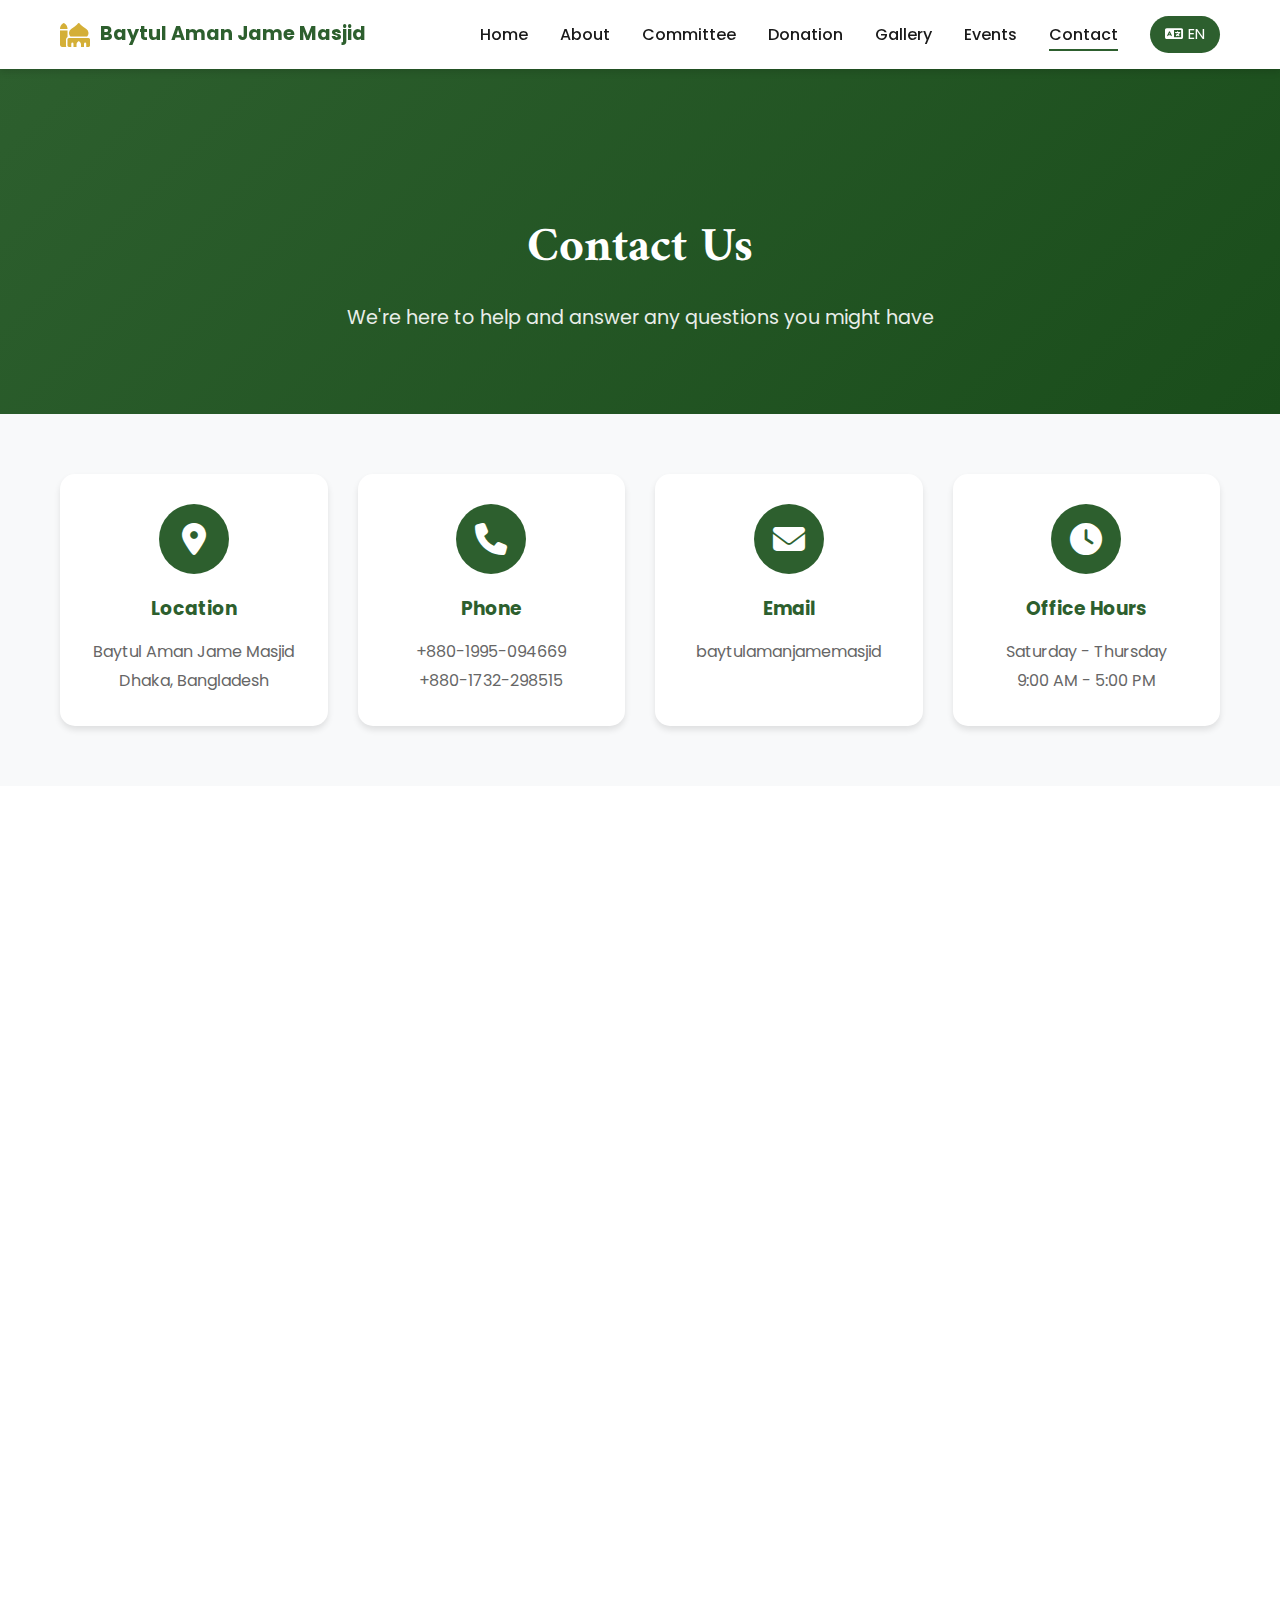
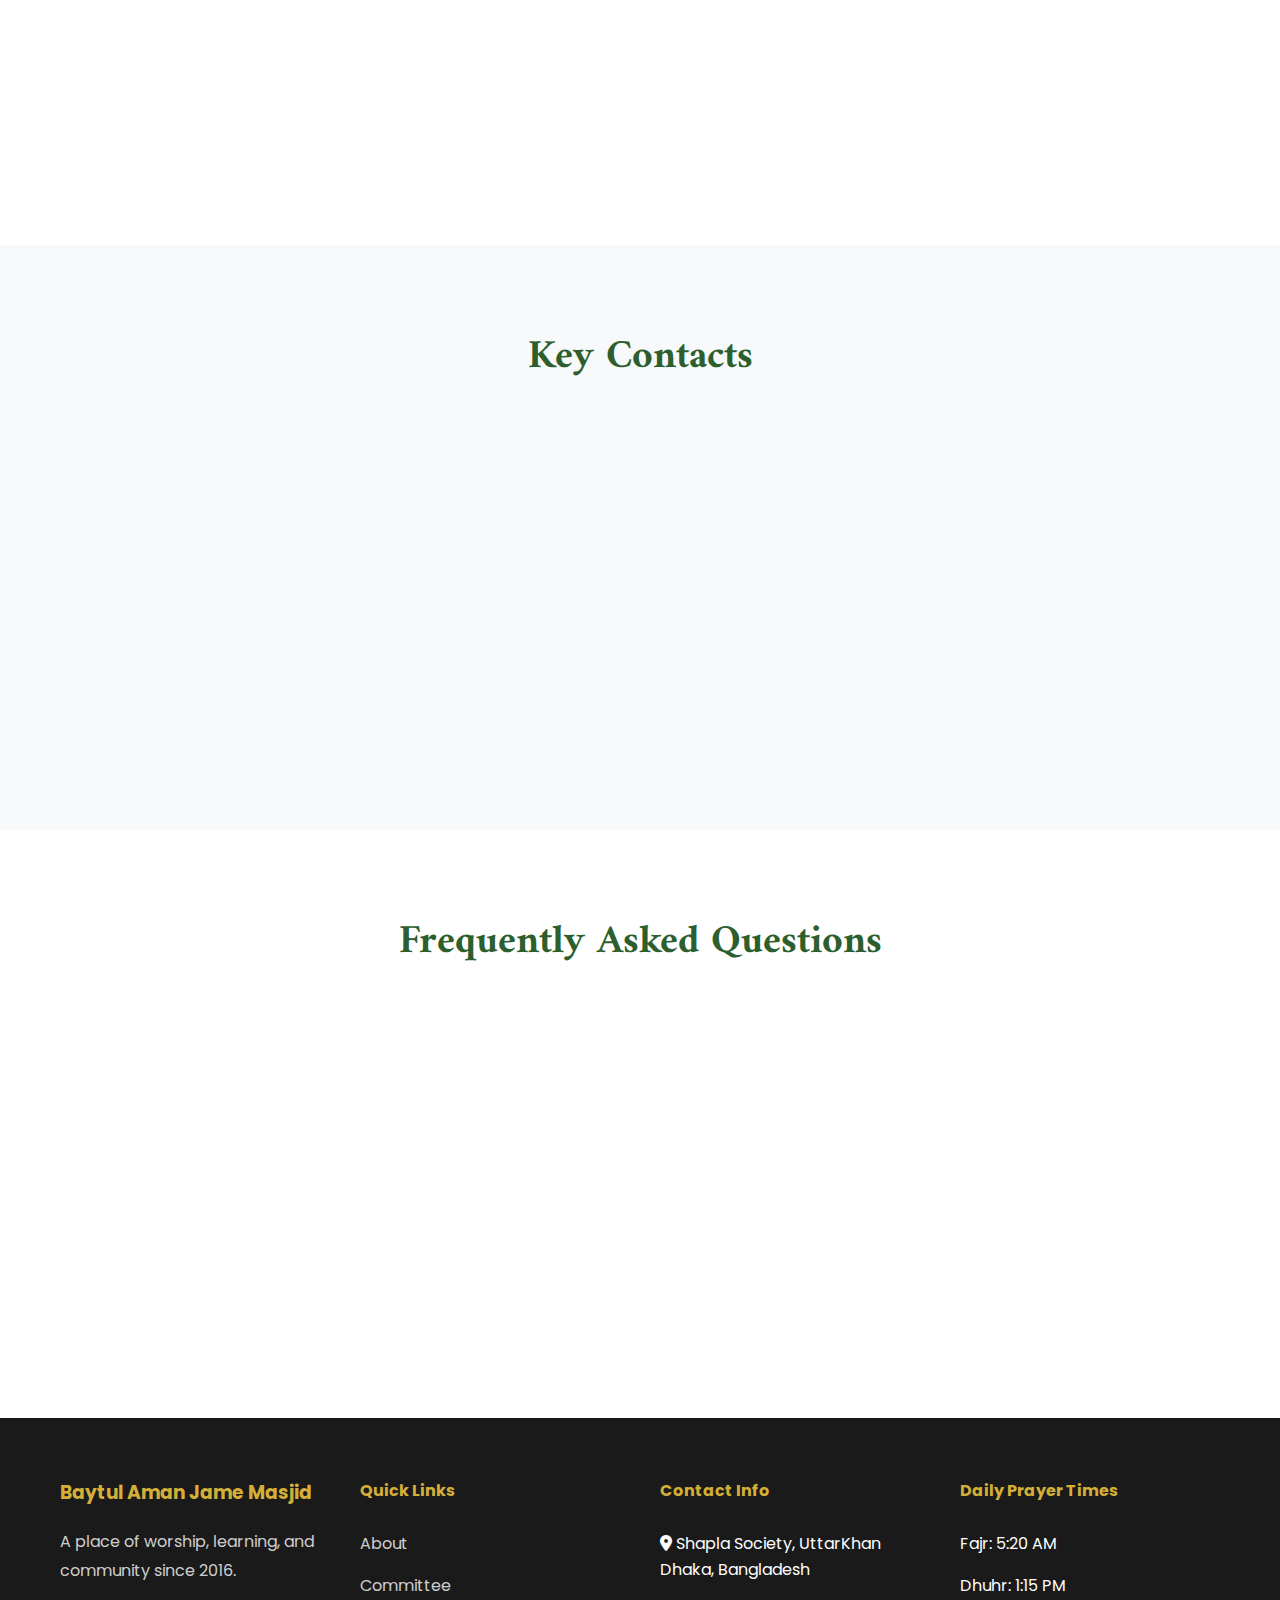
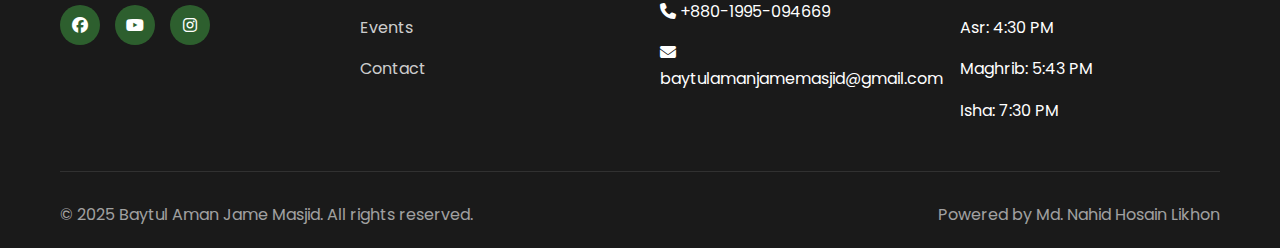
<file: contact.html>
<!DOCTYPE html>
<html lang="en">
<head>
    <meta charset="UTF-8">
    <meta name="viewport" content="width=device-width, initial-scale=1.0">
    <title>Contact - Baytul Aman Jame Masjid</title>
    <link rel="icon" href="data:image/svg+xml,<svg xmlns=%22http://www.w3.org/2000/svg%22 viewBox=%220 0 640 512%22><path fill=%22%232ecc71%22 d=%22M400 0c5 0 9.8 2.4 12.8 6.4c34.7 46.3 78.1 74.9 133.5 111.5c28.9 19.2 45.7 51.7 45.7 86.1V512H352V384c0-35.3-28.7-64-64-64s-64 28.7-64 64V512H48V204c0-34.4 16.7-66.9 45.7-86.1C149.1 81.5 192.5 52.9 227.2 6.4C230.2 2.4 235 0 240 0H400zM288 192c0-17.7-14.3-32-32-32s-32 14.3-32 32s14.3 32 32 32s32-14.3 32-32zm64 32c17.7 0 32-14.3 32-32s-14.3-32-32-32s-32 14.3-32 32s14.3 32 32 32zm96-32c0-17.7-14.3-32-32-32s-32 14.3-32 32s14.3 32 32 32s32-14.3 32-32z%22/></svg>">
    <link rel="stylesheet" href="style.css">
    <link rel="stylesheet" href="https://cdnjs.cloudflare.com/ajax/libs/font-awesome/6.4.0/css/all.min.css">
    <link href="https://fonts.googleapis.com/css2?family=Amiri:wght@400;700&family=Poppins:wght@300;400;600;700&display=swap" rel="stylesheet">
</head>
<body>
    <!-- Navigation -->
    <nav class="navbar" id="navbar">
        <div class="container">
            <div class="nav-brand">
                <i class="fas fa-mosque"></i>
                <span data-lang="siteName">Baytul Aman Jame Masjid</span>
            </div>
            <button class="nav-toggle" id="navToggle">
                <span></span>
                <span></span>
                <span></span>
            </button>
            <ul class="nav-menu" id="navMenu">
                <li><a href="index.html" data-lang="navHome">Home</a></li>
                <li><a href="about.html" data-lang="navAbout">About</a></li>
                <li><a href="committee.html" data-lang="navCommittee">Committee</a></li>
                <li><a href="donation.html" data-lang="navDonation">Donation</a></li>
                <li><a href="gallery.html" data-lang="navGallery">Gallery</a></li>
                <li><a href="events.html" data-lang="navEvents">Events</a></li>
                <li><a href="contact.html" class="active" data-lang="navContact">Contact</a></li>
                <li>
                    <button class="lang-toggle" id="langToggle">
                        <i class="fas fa-language"></i>
                        <span id="currentLang">EN</span>
                    </button>
                </li>
            </ul>
        </div>
    </nav>

    <!-- Page Header -->
    <section class="page-header">
        <div class="container">
            <h1 data-lang="contactPageTitle">Contact Us</h1>
            <p data-lang="contactPageSubtitle">We're here to help and answer any questions you might have</p>
        </div>
    </section>

    <!-- Contact Info Cards -->
    <section class="contact-info-section">
        <div class="container">
            <div class="contact-info-grid">
                <div class="contact-info-card fade-in">
                    <div class="contact-icon">
                        <i class="fas fa-map-marker-alt"></i>
                    </div>
                    <h3 data-lang="locationTitle">Location</h3>
                    <p data-lang="addressFull">Baytul Aman Jame Masjid<br>Dhaka, Bangladesh</p>
                </div>
                <div class="contact-info-card fade-in">
                    <div class="contact-icon">
                        <i class="fas fa-phone"></i>
                    </div>
                    <h3 data-lang="phoneTitle">Phone</h3>
                    <p>+880-1995-094669<br>+880-1732-298515</p>
                </div>
                <div class="contact-info-card fade-in">
                    <div class="contact-icon">
                        <i class="fas fa-envelope"></i>
                    </div>
                    <h3 data-lang="emailTitle">Email</h3>
                    <p>baytulamanjamemasjid</p>
                </div>
                <div class="contact-info-card fade-in">
                    <div class="contact-icon">
                        <i class="fas fa-clock"></i>
                    </div>
                    <h3 data-lang="hoursTitle">Office Hours</h3>
                    <p data-lang="officeHours">Friday - Thursday<br>9:00 AM - 5:00 PM</p>
                </div>
            </div>
        </div>
    </section>

    <!-- Contact Form and Map -->
    <section class="contact-section">
    <div class="container">
        <div class="contact-content">
            <div class="contact-form-wrapper fade-in">
                <h2 class="section-title" data-lang="sendMessageTitle">Send Us a Message</h2>
                <form 
                    class="contact-form" 
                    id="contactForm" 
                    action="https://formsubmit.co/baytulamanjamemasjid@gmail.com" 
                    method="POST"
                >
                    <!-- Replace your@email.com with your actual email address -->
                    <input type="hidden" name="_captcha" value="false">
                    <!-- Optional: Redirect to thank you page after submit -->
                    <input type="hidden" name="_next" value="https://likhon1998.github.io/Baytul_Aman_Jame_MAsjid/thank-you.html">
                    <div class="form-group">
                        <label for="name" data-lang="nameLabel">Your Name</label>
                        <input type="text" id="name" name="name" required data-lang-placeholder="namePlaceholder" placeholder="Enter your name">
                    </div>
                    <div class="form-group">
                        <label for="email" data-lang="emailLabel">Your Email</label>
                        <input type="email" id="email" name="email" required data-lang-placeholder="emailPlaceholder" placeholder="Enter your email">
                    </div>
                    <div class="form-group">
                        <label for="phone" data-lang="phoneLabel">Phone Number</label>
                        <input type="tel" id="phone" name="phone" data-lang-placeholder="phonePlaceholder" placeholder="Enter your phone number">
                    </div>
                    <div class="form-group">
                        <label for="subject" data-lang="subjectLabel">Subject</label>
                        <input type="text" id="subject" name="subject" required data-lang-placeholder="subjectPlaceholder" placeholder="Enter subject">
                    </div>
                    <div class="form-group">
                        <label for="message" data-lang="messageLabel">Message</label>
                        <textarea id="message" name="message" rows="5" required data-lang-placeholder="messagePlaceholder" placeholder="Enter your message"></textarea>
                    </div>
                    <button type="submit" class="btn btn-primary" data-lang="btnSendMessage">Send Message</button>
                </form>
            </div>
            
            <div class="map-wrapper fade-in">
                <h2 class="section-title" data-lang="findUsTitle">Find Us</h2>
                <div class="map-container">
                    <iframe 
                        src="https://www.google.com/maps/embed?pb=!1m18!1m12!1m3!1d233667.49930294718!2d90.25487590000001!3d23.810651!2m3!1f0!2f0!3f0!3m2!1i1024!2i768!4f13.1!3m3!1m2!1s0x3755b8b087026b81%3A0x8fa563bbdd5904c2!2sDhaka%2C%20Bangladesh!5e0!3m2!1sen!2s!4v1234567890123!5m2!1sen!2s" 
                        width="100%" 
                        height="400" 
                        style="border:0;" 
                        allowfullscreen="" 
                        loading="lazy" 
                        referrerpolicy="no-referrer-when-downgrade">
                    </iframe>
                </div>
                <a href="https://www.google.com/maps/place/Dhaka,+Bangladesh" target="_blank" class="btn btn-secondary" data-lang="btnDirections">Get Directions</a>
            </div>
        </div>
    </div>
</section>
    <!-- Key Contacts -->
    <section class="key-contacts-section">
        <div class="container">
            <h2 class="section-title" data-lang="keyContactsTitle">Key Contacts</h2>
            <div class="key-contacts-grid">
                <div class="key-contact-card fade-in">
                    <div class="contact-avatar">
                        <i class="fas fa-user-tie"></i>
                    </div>
                    <h3>Abdul Karim Ahmed</h3>
                    <p class="contact-role" data-lang="presidentRole">President</p>
                    <p class="contact-detail"><i class="fas fa-phone"></i> +880-XXX-XXXXXX</p>
                    <p class="contact-detail"><i class="fas fa-envelope"></i> president@baytulaman.org</p>
                </div>
                <div class="key-contact-card fade-in">
                    <div class="contact-avatar">
                        <i class="fas fa-user-tie"></i>
                    </div>
                    <h3>Hassan Mahmud</h3>
                    <p class="contact-role" data-lang="secretaryRole">General Secretary</p>
                    <p class="contact-detail"><i class="fas fa-phone"></i> +880-XXX-XXXXXX</p>
                    <p class="contact-detail"><i class="fas fa-envelope"></i> secretary@baytulaman.org</p>
                </div>
                <div class="key-contact-card fade-in">
                    <div class="contact-avatar">
                        <i class="fas fa-user-tie"></i>
                    </div>
                    <h3>Imam Muhammad Ali</h3>
                    <p class="contact-role" data-lang="imamRole">Chief Imam</p>
                    <p class="contact-detail"><i class="fas fa-phone"></i> +880-XXX-XXXXXX</p>
                    <p class="contact-detail"><i class="fas fa-envelope"></i> imam@baytulaman.org</p>
                </div>
            </div>
        </div>
    </section>

    <!-- FAQ Section -->
    <section class="faq-section">
        <div class="container">
            <h2 class="section-title" data-lang="faqTitle">Frequently Asked Questions</h2>
            <div class="faq-list">
                <div class="faq-item fade-in">
                    <button class="faq-question">
                        <span data-lang="faq1Question">What are the prayer times?</span>
                        <i class="fas fa-chevron-down"></i>
                    </button>
                    <div class="faq-answer">
                        <p data-lang="faq1Answer">Our daily prayer times are: Fajr at 5:00 AM, Dhuhr at 12:30 PM, Asr at 4:15 PM, Maghrib at 6:00 PM, and Isha at 7:30 PM. Jummah prayer is at 1:30 PM every Friday.</p>
                    </div>
                </div>
                <div class="faq-item fade-in">
                    <button class="faq-question">
                        <span data-lang="faq2Question">Do you offer Islamic classes?</span>
                        <i class="fas fa-chevron-down"></i>
                    </button>
                    <div class="faq-answer">
                        <p data-lang="faq2Answer">Yes, we offer Quran classes, Islamic studies, and Arabic language classes for all ages. Please contact us for registration details.</p>
                    </div>
                </div>
                <div class="faq-item fade-in">
                    <button class="faq-question">
                        <span data-lang="faq3Question">How can I donate to the masjid?</span>
                        <i class="fas fa-chevron-down"></i>
                    </button>
                    <div class="faq-answer">
                        <p data-lang="faq3Answer">You can donate through mobile banking (bKash, Nagad, Rocket), bank transfer, or in person at the masjid. Visit our Donation page for more details.</p>
                    </div>
                </div>
                <div class="faq-item fade-in">
                    <button class="faq-question">
                        <span data-lang="faq4Question">Can I book the masjid for events?</span>
                        <i class="fas fa-chevron-down"></i>
                    </button>
                    <div class="faq-answer">
                        <p data-lang="faq4Answer">Yes, our community hall is available for Islamic events, weddings, and programs. Please contact the office to check availability and make reservations.</p>
                    </div>
                </div>
            </div>
        </div>
    </section>

    <!-- Footer -->
    <footer class="footer">
        <div class="container">
            <div class="footer-grid">
                <div class="footer-col">
                    <h3 data-lang="siteName">Baytul Aman Jame Masjid</h3>
                    <p data-lang="footerAbout">A place of worship, learning, and community since 2016.</p>
                    <div class="social-links">
                        <a href="#" aria-label="Facebook"><i class="fab fa-facebook"></i></a>
                        <a href="#" aria-label="YouTube"><i class="fab fa-youtube"></i></a>
                        <a href="#" aria-label="Instagram"><i class="fab fa-instagram"></i></a>
                    </div>
                </div>
                <div class="footer-col">
                    <h4 data-lang="quickLinks">Quick Links</h4>
                    <ul>
                        <li><a href="about.html" data-lang="navAbout">About</a></li>
                        <li><a href="committee.html" data-lang="navCommittee">Committee</a></li>
                        <li><a href="events.html" data-lang="navEvents">Events</a></li>
                        <li><a href="contact.html" data-lang="navContact">Contact</a></li>
                    </ul>
                </div>
                <div class="footer-col">
                    <h4 data-lang="contactInfo">Contact Info</h4>
                    <ul>
                        <li><i class="fas fa-map-marker-alt"></i> <span data-lang="address"> Shapla Society, Uttarkhan, Dhaka, Bangladesh</span></li>
                        <li><i class="fas fa-phone"></i> +880-1995-094669</li>
                        <li><i class="fas fa-envelope"></i>baytulamanjamemasjid@gmail.com</li>
                    </ul>
                </div>
                <div class="footer-col">
                    <h4 data-lang="prayerTimesTitle">Prayer Times</h4>
                    <ul>
                        <li><span data-lang="fajr">Fajr</span>: 5:20 AM</li>
                        <li><span data-lang="dhuhr">Dhuhr</span>: 1:15 PM</li>
                        <li><span data-lang="asr">Asr</span>: 4:30 PM</li>
                        <li><span data-lang="maghrib">Maghrib</span>: 5:43 PM</li>
                        <li><span data-lang="isha">Isha</span>: 7:30 PM</li>
                    </ul>
                </div>
            </div>
            <div class="footer-bottom">
                <p>&copy; 2025 <span data-lang="siteName">Baytul Aman Jame Masjid</span>. <span data-lang="copyright">All rights reserved.</span></p>
                <p>Powered by <a href="https://likhon1998.github.io/Nahid.-Portfolio/" target="_blank">Md. Nahid Hosain Likhon</a></p>
            </div>
        </div>
    </footer>

    <script src="main.js"></script>
</body>
</html>
</file>
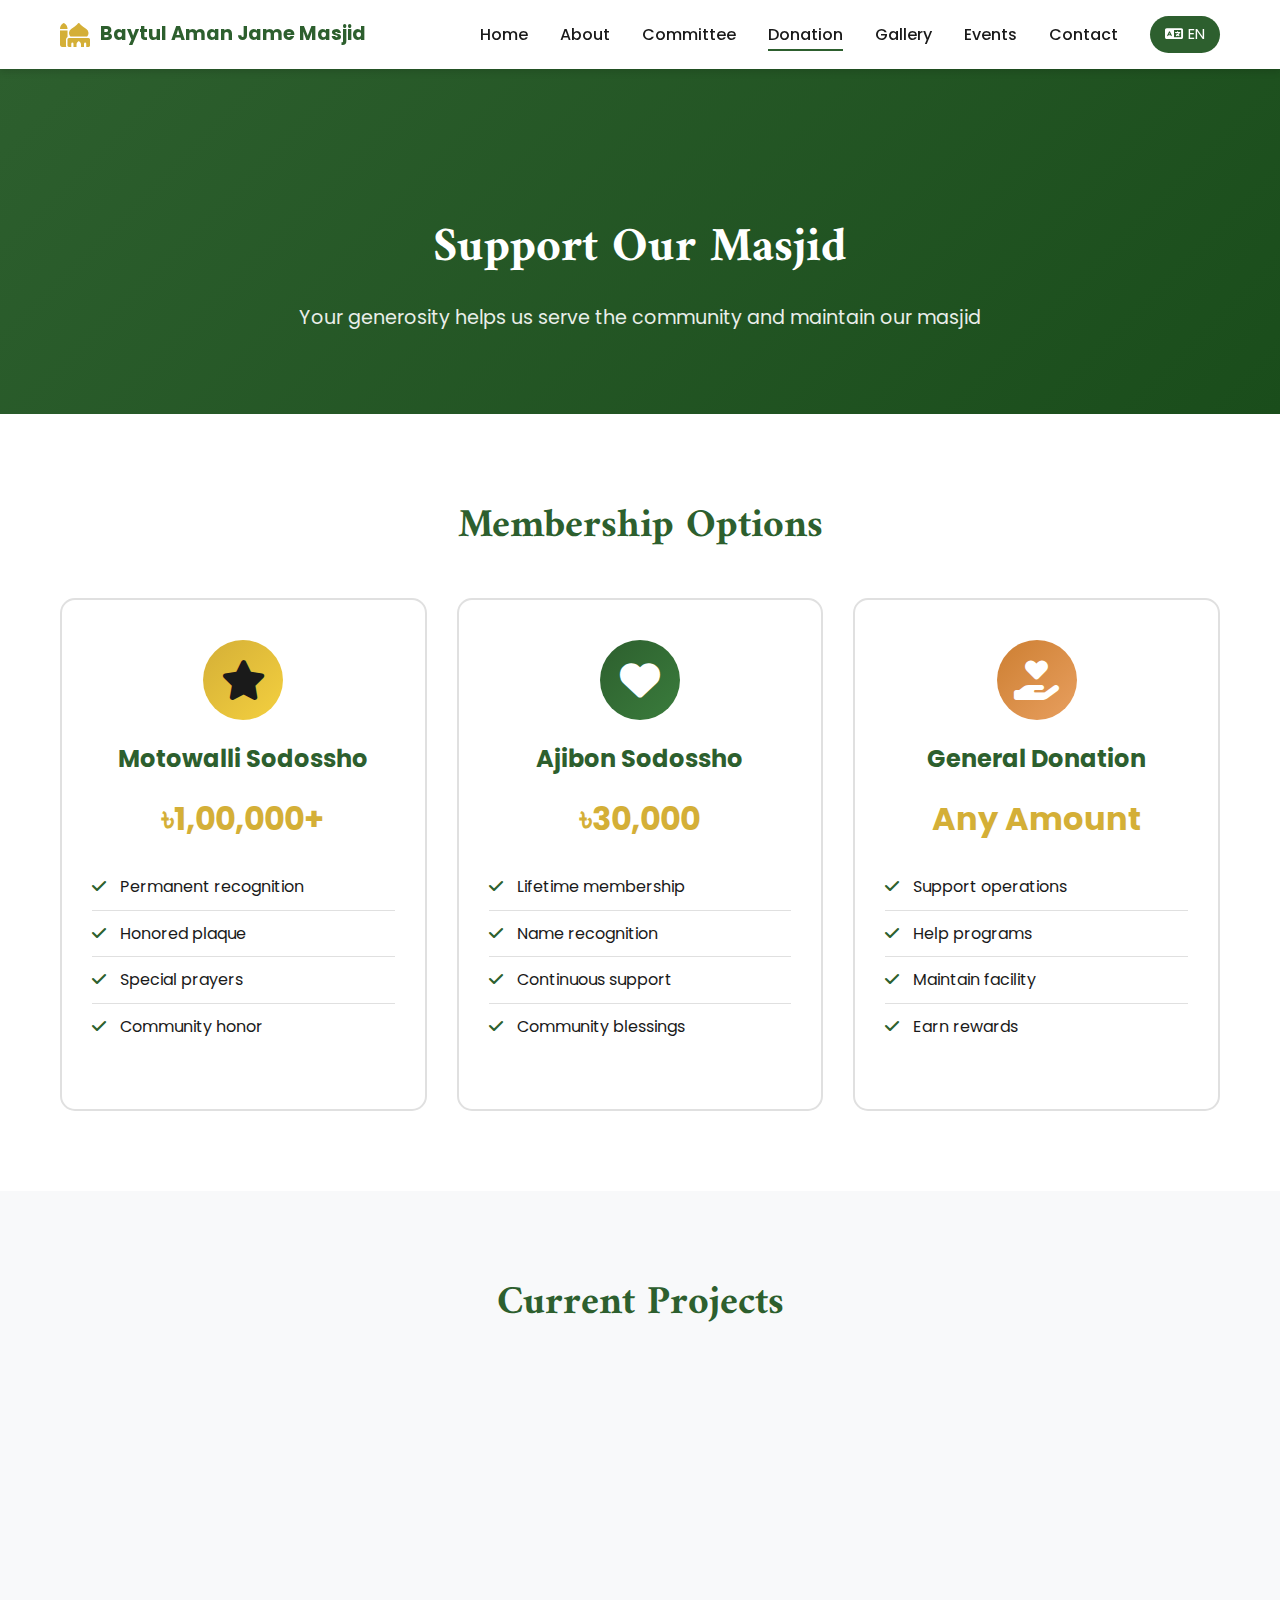
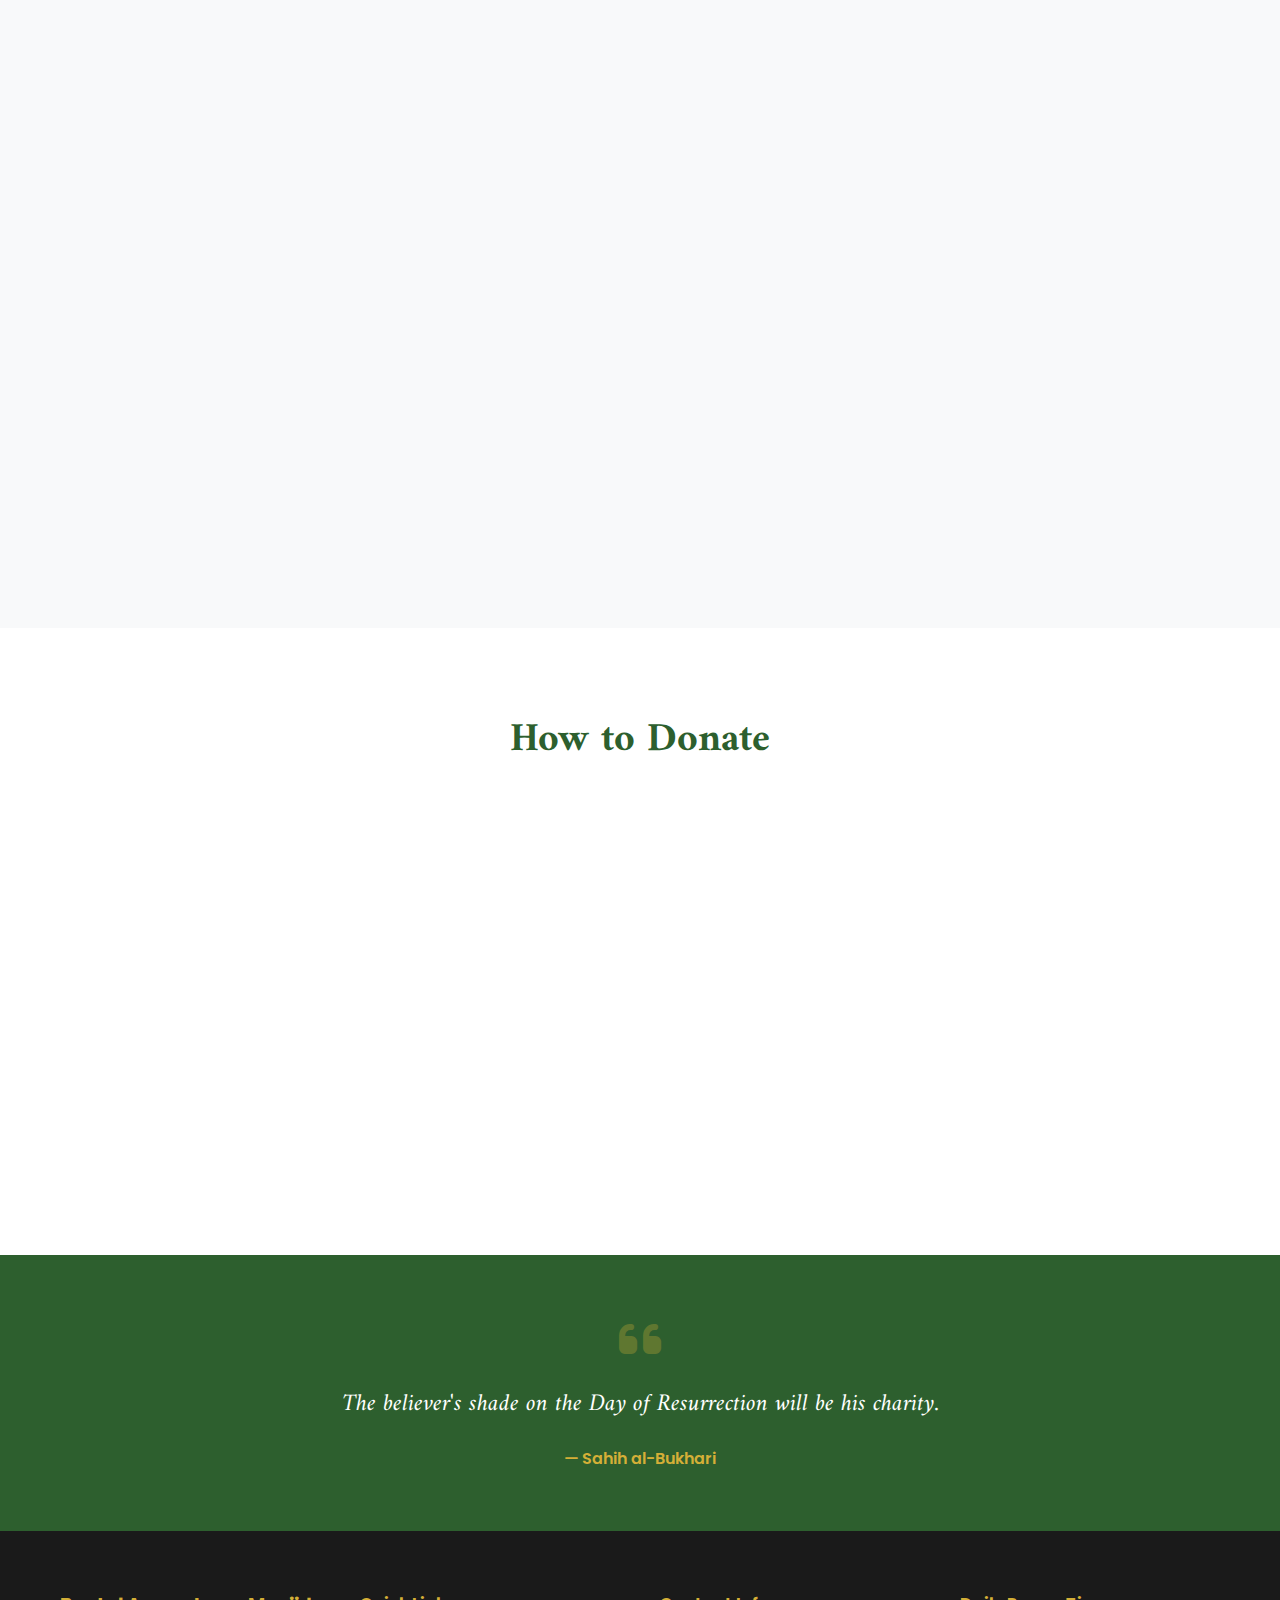
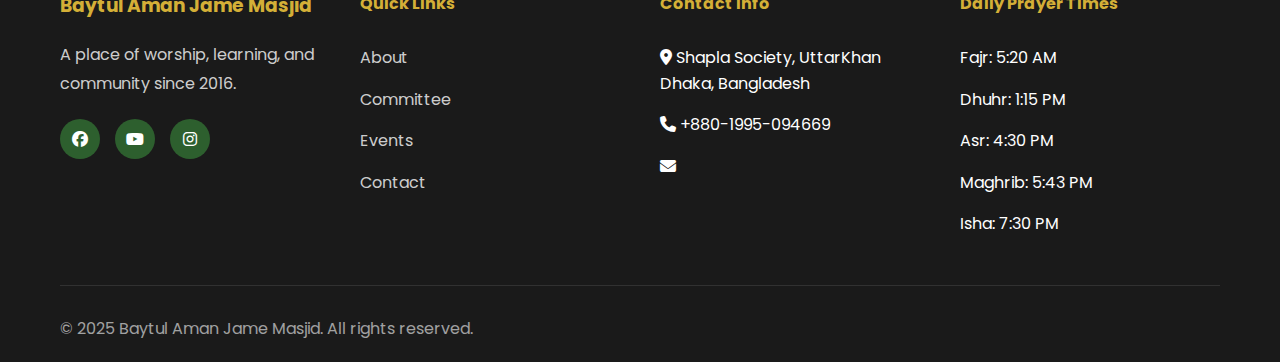
<file: donation.html>
<!DOCTYPE html>
<html lang="en">
<head>
    <meta charset="UTF-8">
    <meta name="viewport" content="width=device-width, initial-scale=1.0">
    <title>Donation - Baytul Aman Jame Masjid</title>
    <link rel="icon" href="data:image/svg+xml,<svg xmlns=%22http://www.w3.org/2000/svg%22 viewBox=%220 0 640 512%22><path fill=%22%232ecc71%22 d=%22M400 0c5 0 9.8 2.4 12.8 6.4c34.7 46.3 78.1 74.9 133.5 111.5c28.9 19.2 45.7 51.7 45.7 86.1V512H352V384c0-35.3-28.7-64-64-64s-64 28.7-64 64V512H48V204c0-34.4 16.7-66.9 45.7-86.1C149.1 81.5 192.5 52.9 227.2 6.4C230.2 2.4 235 0 240 0H400zM288 192c0-17.7-14.3-32-32-32s-32 14.3-32 32s14.3 32 32 32s32-14.3 32-32zm64 32c17.7 0 32-14.3 32-32s-14.3-32-32-32s-32 14.3-32 32s14.3 32 32 32zm96-32c0-17.7-14.3-32-32-32s-32 14.3-32 32s14.3 32 32 32s32-14.3 32-32z%22/></svg>">
    <link rel="stylesheet" href="style.css">
    <link rel="stylesheet" href="https://cdnjs.cloudflare.com/ajax/libs/font-awesome/6.4.0/css/all.min.css">
    <link href="https://fonts.googleapis.com/css2?family=Amiri:wght@400;700&family=Poppins:wght@300;400;600;700&display=swap" rel="stylesheet">
</head>
<body>
    <!-- Navigation -->
    <nav class="navbar" id="navbar">
        <div class="container">
            <div class="nav-brand">
                <i class="fas fa-mosque"></i>
                <span data-lang="siteName">Baytul Aman Jame Masjid</span>
            </div>
            <button class="nav-toggle" id="navToggle">
                <span></span>
                <span></span>
                <span></span>
            </button>
            <ul class="nav-menu" id="navMenu">
                <li><a href="index.html" data-lang="navHome">Home</a></li>
                <li><a href="about.html" data-lang="navAbout">About</a></li>
                <li><a href="committee.html" data-lang="navCommittee">Committee</a></li>
                <li><a href="donation.html" class="active" data-lang="navDonation">Donation</a></li>
                <li><a href="gallery.html" data-lang="navGallery">Gallery</a></li>
                <li><a href="events.html" data-lang="navEvents">Events</a></li>
                <li><a href="contact.html" data-lang="navContact">Contact</a></li>
                <li>
                    <button class="lang-toggle" id="langToggle">
                        <i class="fas fa-language"></i>
                        <span id="currentLang">EN</span>
                    </button>
                </li>
            </ul>
        </div>
    </nav>

    <!-- Page Header -->
    <section class="page-header">
        <div class="container">
            <h1 data-lang="donationPageTitle">Support Our Masjid</h1>
            <p data-lang="donationPageSubtitle">Your generosity helps us serve the community and maintain our masjid</p>
        </div>
    </section>

    <!-- Donation Options -->
    <section class="donation-options">
        <div class="container">
            <h2 class="section-title" data-lang="membershipTitle">Membership Options</h2>
            <div class="donation-grid">
                <div class="donation-card fade-in">
                    <div class="donation-icon gold">
                        <i class="fas fa-star"></i>
                    </div>
                    <h3 data-lang="motowalliTitle">Motowalli Sodossho</h3>
                    <div class="donation-price">৳1,00,000+</div>
                    <ul class="donation-benefits">
                        <li><i class="fas fa-check"></i> <span data-lang="benefit1">Permanent recognition</span></li>
                        <li><i class="fas fa-check"></i> <span data-lang="benefit2">Honored plaque</span></li>
                        <li><i class="fas fa-check"></i> <span data-lang="benefit3">Special prayers</span></li>
                        <li><i class="fas fa-check"></i> <span data-lang="benefit4">Community honor</span></li>
                    </ul>
                </div>
                <div class="donation-card fade-in">
                    <div class="donation-icon silver">
                        <i class="fas fa-heart"></i>
                    </div>
                    <h3 data-lang="ajibonTitle">Ajibon Sodossho</h3>
                    <div class="donation-price">৳30,000</div>
                    <ul class="donation-benefits">
                        <li><i class="fas fa-check"></i> <span data-lang="benefit5">Lifetime membership</span></li>
                        <li><i class="fas fa-check"></i> <span data-lang="benefit6">Name recognition</span></li>
                        <li><i class="fas fa-check"></i> <span data-lang="benefit7">Continuous support</span></li>
                        <li><i class="fas fa-check"></i> <span data-lang="benefit8">Community blessings</span></li>
                    </ul>
                </div>
                <div class="donation-card fade-in">
                    <div class="donation-icon bronze">
                        <i class="fas fa-hand-holding-heart"></i>
                    </div>
                    <h3 data-lang="generalTitle">General Donation</h3>
                    <div class="donation-price" data-lang="anyAmount">Any Amount</div>
                    <ul class="donation-benefits">
                        <li><i class="fas fa-check"></i> <span data-lang="benefit9">Support operations</span></li>
                        <li><i class="fas fa-check"></i> <span data-lang="benefit10">Help programs</span></li>
                        <li><i class="fas fa-check"></i> <span data-lang="benefit11">Maintain facility</span></li>
                        <li><i class="fas fa-check"></i> <span data-lang="benefit12">Earn rewards</span></li>
                    </ul>
                </div>
            </div>
        </div>
    </section>

    <!-- Current Projects -->
    <section class="projects">
        <div class="container">
            <h2 class="section-title" data-lang="projectsTitle">Current Projects</h2>
            <div class="project-list">
                <div class="project-item fade-in">
                    <div class="project-info">
                        <h3 data-lang="project1Title">Expansion of Prayer Hall</h3>
                        <p data-lang="project1Desc">We are expanding our prayer hall to accommodate more worshippers during Jummah and Eid prayers.</p>
                    </div>
                    <div class="project-progress">
                        <div class="progress-info">
                            <span data-lang="raised">Raised</span>
                            <span>৳8,50,000 / ৳12,00,000</span>
                        </div>
                        <div class="progress-bar">
                            <div class="progress-fill" data-progress="71"></div>
                        </div>
                        <div class="progress-percent">71%</div>
                    </div>
                </div>
                <div class="project-item fade-in">
                    <div class="project-info">
                        <h3 data-lang="project2Title">Ablution Facility Upgrade</h3>
                        <p data-lang="project2Desc">Modernizing ablution facilities with better plumbing and comfort for all ages.</p>
                    </div>
                    <div class="project-progress">
                        <div class="progress-info">
                            <span data-lang="raised">Raised</span>
                            <span>৳3,20,000 / ৳5,00,000</span>
                        </div>
                        <div class="progress-bar">
                            <div class="progress-fill" data-progress="64"></div>
                        </div>
                        <div class="progress-percent">64%</div>
                    </div>
                </div>
                <div class="project-item fade-in">
                    <div class="project-info">
                        <h3 data-lang="project3Title">Islamic Education Center</h3>
                        <p data-lang="project3Desc">Building dedicated classrooms for Quran and Islamic studies programs.</p>
                    </div>
                    <div class="project-progress">
                        <div class="progress-info">
                            <span data-lang="raised">Raised</span>
                            <span>৳2,10,000 / ৳8,00,000</span>
                        </div>
                        <div class="progress-bar">
                            <div class="progress-fill" data-progress="26"></div>
                        </div>
                        <div class="progress-percent">26%</div>
                    </div>
                </div>
            </div>
        </div>
    </section>

    <!-- Payment Methods -->
    <section class="payment-methods">
        <div class="container">
            <h2 class="section-title" data-lang="howToDonateTitle">How to Donate</h2>
            <div class="payment-grid">
                <div class="payment-card fade-in">
                    <i class="fas fa-mobile-alt"></i>
                    <h3 data-lang="mobileBankingTitle">Mobile Banking</h3>
                    <div class="payment-details">
                        <p><strong>bKash:</strong> 01XXX-XXXXXX</p>
                        <p><strong>Nagad:</strong> 01XXX-XXXXXX</p>
                        <p><strong>Rocket:</strong> 01XXX-XXXXXX</p>
                    </div>
                </div>
                <div class="payment-card fade-in">
                    <i class="fas fa-university"></i>
                    <h3 data-lang="bankTransferTitle">Bank Transfer</h3>
                    <div class="payment-details">
                        <p><strong data-lang="bankName">Bank Name:</strong> Example Bank</p>
                        <p><strong data-lang="accountName">Account Name:</strong> Baytul Aman Jame Masjid</p>
                        <p><strong data-lang="accountNumber">Account No:</strong> XXXX-XXXX-XXXX</p>
                        <p><strong data-lang="branchName">Branch:</strong> Dhaka</p>
                    </div>
                </div>
                <div class="payment-card fade-in">
                    <i class="fas fa-hand-holding-usd"></i>
                    <h3 data-lang="cashTitle">Cash Donation</h3>
                    <div class="payment-details">
                        <p data-lang="cashDesc">Visit the masjid and donate directly to our treasurer.</p>
                        <p><strong data-lang="contactPerson">Contact Person:</strong> Abdul Karim</p>
                        <p><strong data-lang="phone">Phone:</strong> +880-XXX-XXXXXX</p>
                    </div>
                </div>
            </div>
        </div>
    </section>

    <!-- Hadith Section -->
    <section class="hadith-section">
        <div class="container">
            <div class="hadith-card">
                <i class="fas fa-quote-left"></i>
                <p class="hadith-text" data-lang="hadithText">The believer's shade on the Day of Resurrection will be his charity.</p>
                <p class="hadith-source">— Sahih al-Bukhari</p>
            </div>
        </div>
    </section>

    <!-- Footer -->
    <footer class="footer">
        <div class="container">
            <div class="footer-grid">
                <div class="footer-col">
                    <h3 data-lang="siteName">Baytul Aman Jame Masjid</h3>
                    <p data-lang="footerAbout">A place of worship, learning, and community since 2016.</p>
                    <div class="social-links">
                        <a href="#" aria-label="Facebook"><i class="fab fa-facebook"></i></a>
                        <a href="#" aria-label="YouTube"><i class="fab fa-youtube"></i></a>
                        <a href="#" aria-label="Instagram"><i class="fab fa-instagram"></i></a>
                    </div>
                </div>
                <div class="footer-col">
                    <h4 data-lang="quickLinks">Quick Links</h4>
                    <ul>
                        <li><a href="about.html" data-lang="navAbout">About</a></li>
                        <li><a href="committee.html" data-lang="navCommittee">Committee</a></li>
                        <li><a href="events.html" data-lang="navEvents">Events</a></li>
                        <li><a href="contact.html" data-lang="navContact">Contact</a></li>
                    </ul>
                </div>
                <div class="footer-col">
                    <h4 data-lang="contactInfo">Contact Info</h4>
                    <ul>
                        <li><i class="fas fa-map-marker-alt"></i> <span data-lang="address">Shapla Society, Uttarkhan, Dhaka, Bangladesh</span></li>
                        <li><i class="fas fa-phone"></i> +880-1995-094669</li>
                        <li><i class="fas fa-envelope"></i> </li>
                    </ul>
                </div>
                <div class="footer-col">
                    <h4 data-lang="prayerTimesTitle">Prayer Times</h4>
                    <ul>
                        <li><span data-lang="fajr">Fajr</span>: 5:20 AM</li>
                        <li><span data-lang="dhuhr">Dhuhr</span>: 1:15 PM</li>
                        <li><span data-lang="asr">Asr</span>: 4:30 PM</li>
                        <li><span data-lang="maghrib">Maghrib</span>: 5:43 PM</li>
                        <li><span data-lang="isha">Isha</span>: 7:30 PM</li>
                    </ul>
                </div>
            </div>
            <div class="footer-bottom">
                <p>&copy; 2025 <span data-lang="siteName">Baytul Aman Jame Masjid</span>. <span data-lang="copyright">All rights reserved.</span></p>
            </div>
        </div>
    </footer>

    <script src="main.js"></script>
</body>
</html>
</file>
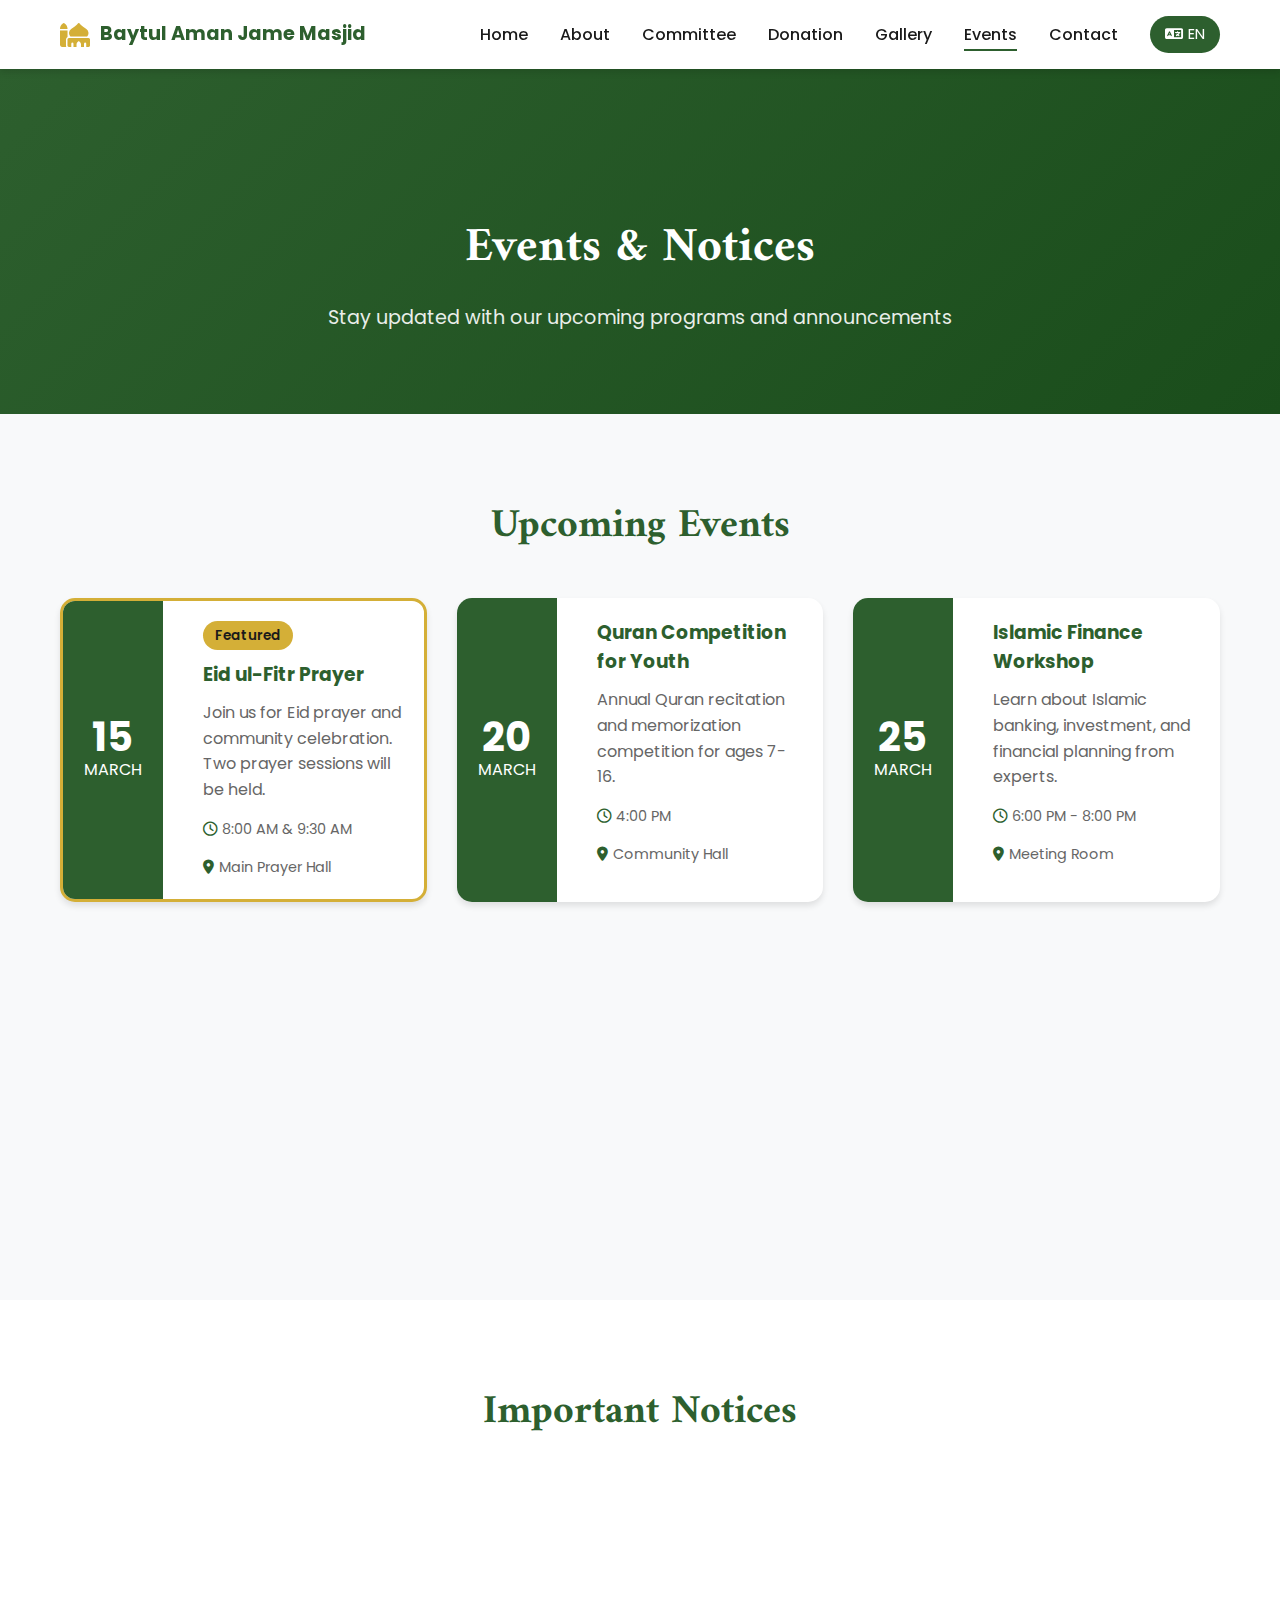
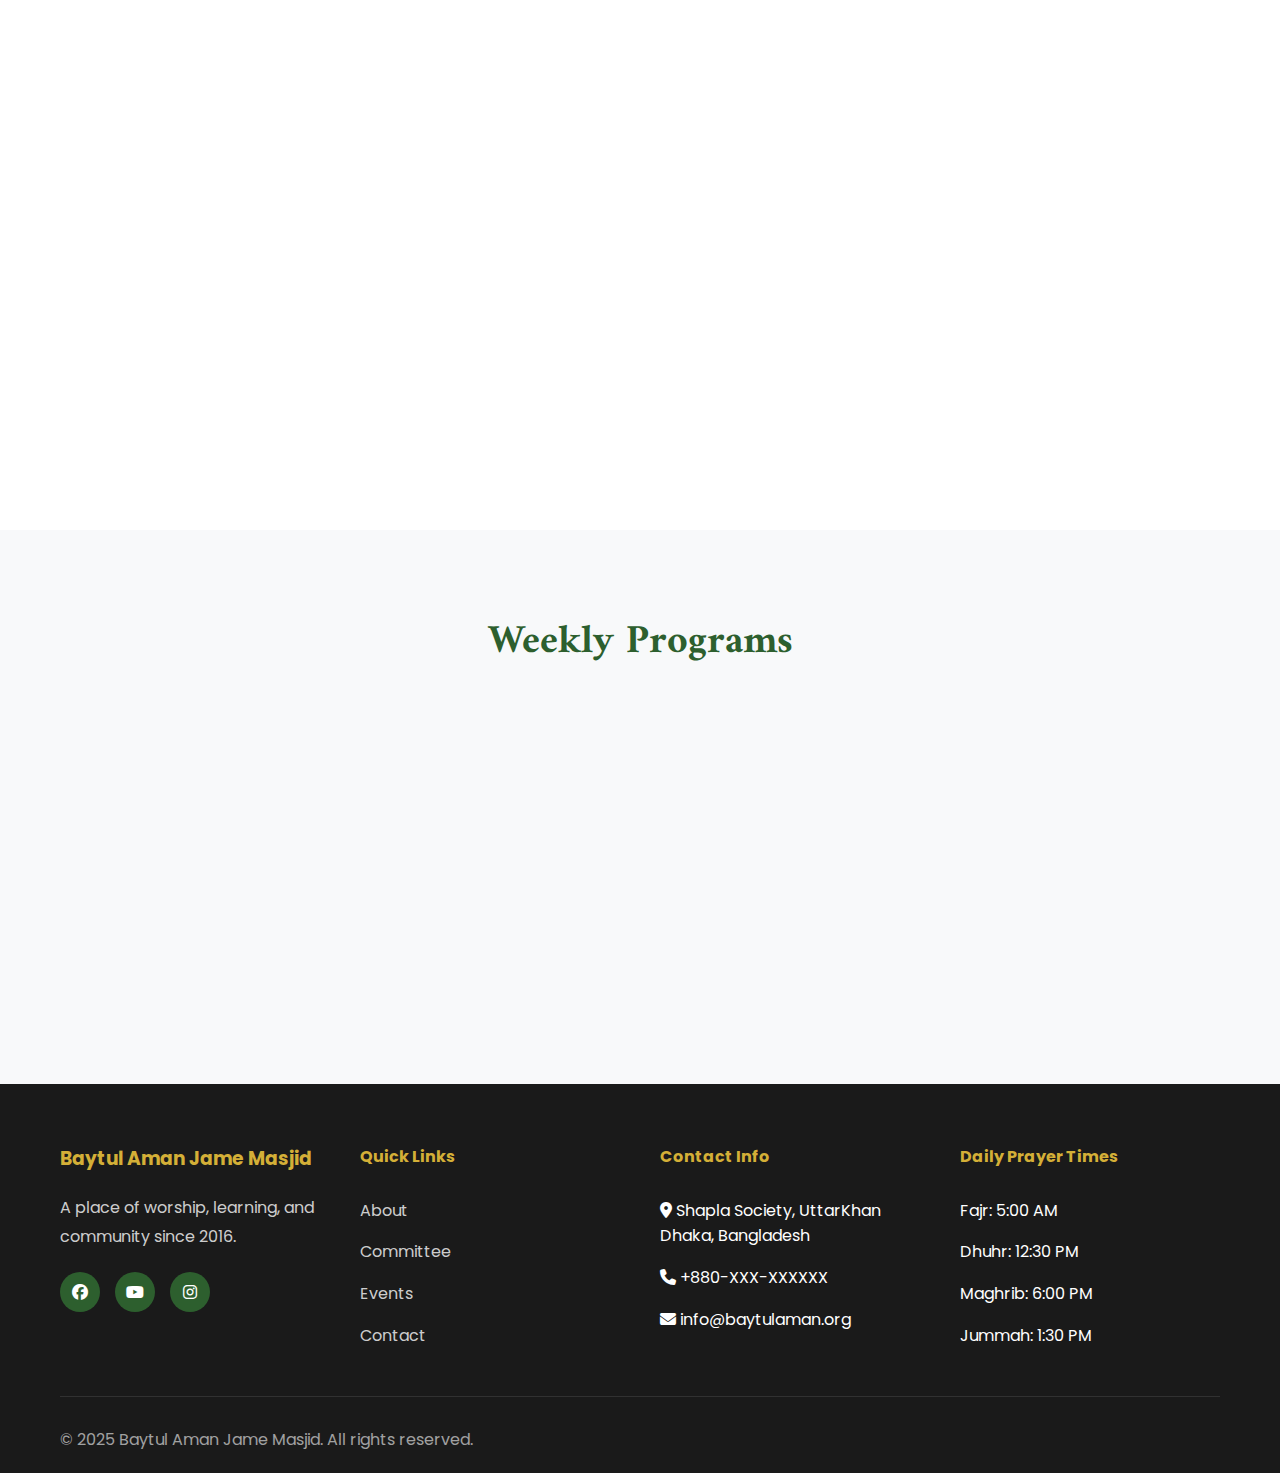
<file: events.html>
<!DOCTYPE html>
<html lang="en">
<head>
    <meta charset="UTF-8">
    <meta name="viewport" content="width=device-width, initial-scale=1.0">
    <title>Events - Baytul Aman Jame Masjid</title>
    <link rel="icon" href="data:image/svg+xml,<svg xmlns=%22http://www.w3.org/2000/svg%22 viewBox=%220 0 640 512%22><path fill=%22%232ecc71%22 d=%22M400 0c5 0 9.8 2.4 12.8 6.4c34.7 46.3 78.1 74.9 133.5 111.5c28.9 19.2 45.7 51.7 45.7 86.1V512H352V384c0-35.3-28.7-64-64-64s-64 28.7-64 64V512H48V204c0-34.4 16.7-66.9 45.7-86.1C149.1 81.5 192.5 52.9 227.2 6.4C230.2 2.4 235 0 240 0H400zM288 192c0-17.7-14.3-32-32-32s-32 14.3-32 32s14.3 32 32 32s32-14.3 32-32zm64 32c17.7 0 32-14.3 32-32s-14.3-32-32-32s-32 14.3-32 32s14.3 32 32 32zm96-32c0-17.7-14.3-32-32-32s-32 14.3-32 32s14.3 32 32 32s32-14.3 32-32z%22/></svg>">
    <link rel="stylesheet" href="style.css">
    <link rel="stylesheet" href="https://cdnjs.cloudflare.com/ajax/libs/font-awesome/6.4.0/css/all.min.css">
    <link href="https://fonts.googleapis.com/css2?family=Amiri:wght@400;700&family=Poppins:wght@300;400;600;700&display=swap" rel="stylesheet">
</head>
<body>
    <!-- Navigation -->
    <nav class="navbar" id="navbar">
        <div class="container">
            <div class="nav-brand">
                <i class="fas fa-mosque"></i>
                <span data-lang="siteName">Baytul Aman Jame Masjid</span>
            </div>
            <button class="nav-toggle" id="navToggle">
                <span></span>
                <span></span>
                <span></span>
            </button>
            <ul class="nav-menu" id="navMenu">
                <li><a href="index.html" data-lang="navHome">Home</a></li>
                <li><a href="about.html" data-lang="navAbout">About</a></li>
                <li><a href="committee.html" data-lang="navCommittee">Committee</a></li>
                <li><a href="donation.html" data-lang="navDonation">Donation</a></li>
                <li><a href="gallery.html" data-lang="navGallery">Gallery</a></li>
                <li><a href="events.html" class="active" data-lang="navEvents">Events</a></li>
                <li><a href="contact.html" data-lang="navContact">Contact</a></li>
                <li>
                    <button class="lang-toggle" id="langToggle">
                        <i class="fas fa-language"></i>
                        <span id="currentLang">EN</span>
                    </button>
                </li>
            </ul>
        </div>
    </nav>

    <!-- Page Header -->
    <section class="page-header">
        <div class="container">
            <h1 data-lang="eventsPageTitle">Events & Notices</h1>
            <p data-lang="eventsPageSubtitle">Stay updated with our upcoming programs and announcements</p>
        </div>
    </section>

    <!-- Upcoming Events -->
    <section class="events-section">
        <div class="container">
            <h2 class="section-title" data-lang="upcomingEventsTitle">Upcoming Events</h2>
            <div class="events-grid">
                <div class="event-card fade-in featured">
                    <div class="event-date">
                        <span class="day">15</span>
                        <span class="month" data-lang="march">March</span>
                    </div>
                    <div class="event-content">
                        <span class="event-badge" data-lang="featured">Featured</span>
                        <h3 data-lang="event1Title">Eid ul-Fitr Prayer</h3>
                        <p data-lang="event1Desc">Join us for Eid prayer and community celebration. Two prayer sessions will be held.</p>
                        <div class="event-details">
                            <span><i class="far fa-clock"></i> 8:00 AM & 9:30 AM</span>
                            <span><i class="fas fa-map-marker-alt"></i> <span data-lang="mainHall">Main Prayer Hall</span></span>
                        </div>
                    </div>
                </div>
                <div class="event-card fade-in">
                    <div class="event-date">
                        <span class="day">20</span>
                        <span class="month" data-lang="march">March</span>
                    </div>
                    <div class="event-content">
                        <h3 data-lang="event2Title">Quran Competition for Youth</h3>
                        <p data-lang="event2Desc">Annual Quran recitation and memorization competition for ages 7-16.</p>
                        <div class="event-details">
                            <span><i class="far fa-clock"></i> 4:00 PM</span>
                            <span><i class="fas fa-map-marker-alt"></i> <span data-lang="communityHall">Community Hall</span></span>
                        </div>
                    </div>
                </div>
                <div class="event-card fade-in">
                    <div class="event-date">
                        <span class="day">25</span>
                        <span class="month" data-lang="march">March</span>
                    </div>
                    <div class="event-content">
                        <h3 data-lang="event3Title">Islamic Finance Workshop</h3>
                        <p data-lang="event3Desc">Learn about Islamic banking, investment, and financial planning from experts.</p>
                        <div class="event-details">
                            <span><i class="far fa-clock"></i> 6:00 PM - 8:00 PM</span>
                            <span><i class="fas fa-map-marker-alt"></i> <span data-lang="meetingRoom">Meeting Room</span></span>
                        </div>
                    </div>
                </div>
                <div class="event-card fade-in">
                    <div class="event-date">
                        <span class="day">30</span>
                        <span class="month" data-lang="march">March</span>
                    </div>
                    <div class="event-content">
                        <h3 data-lang="event4Title">Community Iftar Program</h3>
                        <p data-lang="event4Desc">Join us for a community iftar meal during Ramadan. All are welcome.</p>
                        <div class="event-details">
                            <span><i class="far fa-clock"></i> 6:15 PM</span>
                            <span><i class="fas fa-map-marker-alt"></i> <span data-lang="communityHall">Community Hall</span></span>
                        </div>
                    </div>
                </div>
            </div>
        </div>
    </section>

    <!-- Important Notices -->
    <section class="notices-section">
        <div class="container">
            <h2 class="section-title" data-lang="noticesTitle">Important Notices</h2>
            <div class="notices-list">
                <div class="notice-card fade-in">
                    <div class="notice-icon urgent">
                        <i class="fas fa-exclamation-circle"></i>
                    </div>
                    <div class="notice-content">
                        <h3 data-lang="notice1Title">Ramadan Schedule Updated</h3>
                        <p data-lang="notice1Desc">Prayer times have been updated for the month of Ramadan. Taraweeh prayers will begin at 8:30 PM daily.</p>
                        <span class="notice-date">Posted: March 10, 2025</span>
                    </div>
                </div>
                <div class="notice-card fade-in">
                    <div class="notice-icon info">
                        <i class="fas fa-info-circle"></i>
                    </div>
                    <div class="notice-content">
                        <h3 data-lang="notice2Title">New Quran Classes Starting</h3>
                        <p data-lang="notice2Desc">Registration is now open for new Quran classes for children. Limited seats available. Contact the office for details.</p>
                        <span class="notice-date">Posted: March 5, 2025</span>
                    </div>
                </div>
                <div class="notice-card fade-in">
                    <div class="notice-icon success">
                        <i class="fas fa-check-circle"></i>
                    </div>
                    <div class="notice-content">
                        <h3 data-lang="notice3Title">Expansion Project Update</h3>
                        <p data-lang="notice3Desc">We have reached 71% of our goal for the prayer hall expansion. Thank you to all donors for your generous support!</p>
                        <span class="notice-date">Posted: March 1, 2025</span>
                    </div>
                </div>
            </div>
        </div>
    </section>

    <!-- Weekly Programs -->
    <section class="programs-section">
        <div class="container">
            <h2 class="section-title" data-lang="weeklyProgramsTitle">Weekly Programs</h2>
            <div class="programs-grid">
                <div class="program-card fade-in">
                    <i class="fas fa-book-quran"></i>
                    <h3 data-lang="program1Title">Quran Study Circle</h3>
                    <p data-lang="program1Time">Every Friday after Maghrib</p>
                    <p data-lang="program1Desc">Join us for Tafsir study and discussion</p>
                </div>
                <div class="program-card fade-in">
                    <i class="fas fa-chalkboard-teacher"></i>
                    <h3 data-lang="program2Title">Islamic Studies for Kids</h3>
                    <p data-lang="program2Time">Saturday & Sunday, 10:00 AM</p>
                    <p data-lang="program2Desc">Ages 6-14, Quran and Islamic education</p>
                </div>
                <div class="program-card fade-in">
                    <i class="fas fa-users"></i>
                    <h3 data-lang="program3Title">Sisters Gathering</h3>
                    <p data-lang="program3Time">Every Wednesday, 3:00 PM</p>
                    <p data-lang="program3Desc">Halaqa, discussion, and community building</p>
                </div>
                <div class="program-card fade-in">
                    <i class="fas fa-graduation-cap"></i>
                    <h3 data-lang="program4Title">Arabic Language Class</h3>
                    <p data-lang="program4Time">Tuesday & Thursday, 7:00 PM</p>
                    <p data-lang="program4Desc">Learn to read and understand Arabic</p>
                </div>
            </div>
        </div>
    </section>

    <!-- Footer -->
    <footer class="footer">
        <div class="container">
            <div class="footer-grid">
                <div class="footer-col">
                    <h3 data-lang="siteName">Baytul Aman Jame Masjid</h3>
                    <p data-lang="footerAbout">A place of worship, learning, and community since 2016.</p>
                    <div class="social-links">
                        <a href="#" aria-label="Facebook"><i class="fab fa-facebook"></i></a>
                        <a href="#" aria-label="YouTube"><i class="fab fa-youtube"></i></a>
                        <a href="#" aria-label="Instagram"><i class="fab fa-instagram"></i></a>
                    </div>
                </div>
                <div class="footer-col">
                    <h4 data-lang="quickLinks">Quick Links</h4>
                    <ul>
                        <li><a href="about.html" data-lang="navAbout">About</a></li>
                        <li><a href="committee.html" data-lang="navCommittee">Committee</a></li>
                        <li><a href="events.html" data-lang="navEvents">Events</a></li>
                        <li><a href="contact.html" data-lang="navContact">Contact</a></li>
                    </ul>
                </div>
                <div class="footer-col">
                    <h4 data-lang="contactInfo">Contact Info</h4>
                    <ul>
                        <li><i class="fas fa-map-marker-alt"></i> <span data-lang="address">Dhaka, Bangladesh</span></li>
                        <li><i class="fas fa-phone"></i> +880-XXX-XXXXXX</li>
                        <li><i class="fas fa-envelope"></i> info@baytulaman.org</li>
                    </ul>
                </div>
                <div class="footer-col">
                    <h4 data-lang="prayerTimesTitle">Prayer Times</h4>
                    <ul>
                        <li><span data-lang="fajr">Fajr</span>: 5:00 AM</li>
                        <li><span data-lang="dhuhr">Dhuhr</span>: 12:30 PM</li>
                        <li><span data-lang="maghrib">Maghrib</span>: 6:00 PM</li>
                        <li><span data-lang="jummah">Jummah</span>: 1:30 PM</li>
                    </ul>
                </div>
            </div>
            <div class="footer-bottom">
                <p>&copy; 2025 <span data-lang="siteName">Baytul Aman Jame Masjid</span>. <span data-lang="copyright">All rights reserved.</span></p>
            </div>
        </div>
    </footer>

    <script src="main.js"></script>
</body>
</html>
</file>
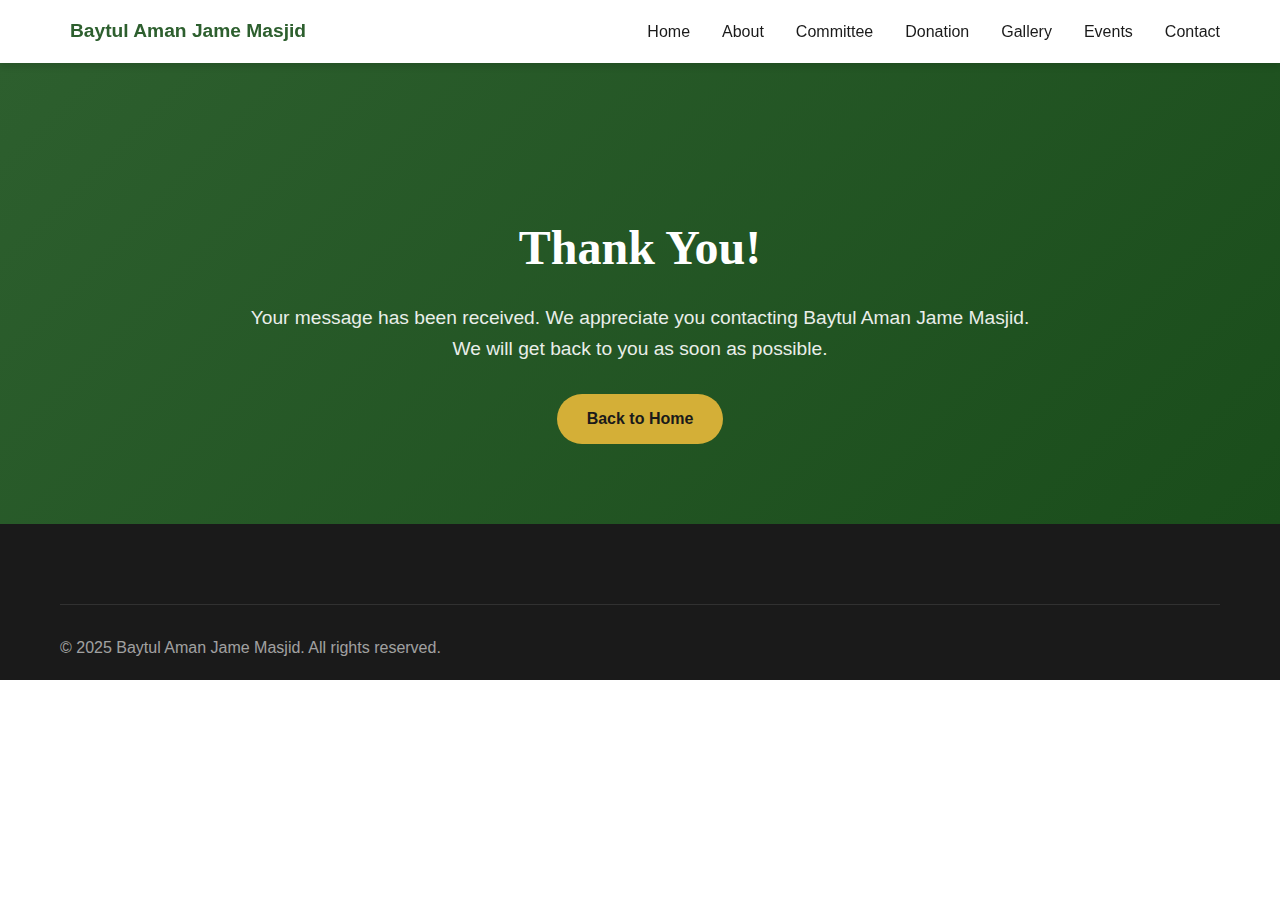
<file: thank-you.html>
<!DOCTYPE html>
<html lang="en">
<head>
    <meta charset="UTF-8">
    <meta name="viewport" content="width=device-width, initial-scale=1.0">
    <title>Thank You - Baytul Aman Jame Masjid</title>
    <link rel="stylesheet" href="style.css">
    <link rel="icon" href="data:image/svg+xml,<svg xmlns=%22http://www.w3.org/2000/svg%22 viewBox=%220 0 640 512%22><path fill=%22%232ecc71%22 d=%22M400 0c5 0 9.8 2.4 12.8 6.4c34.7 46.3 78.1 74.9 133.5 111.5c28.9 19.2 45.7 51.7 45.7 86.1V512H352V384c0-35.3-28.7-64-64-64s-64 28.7-64 64V512H48V204c0-34.4 16.7-66.9 45.7-86.1C149.1 81.5 192.5 52.9 227.2 6.4C230.2 2.4 235 0 240 0H400zM288 192c0-17.7-14.3-32-32-32s-32 14.3-32 32s14.3 32 32 32s32-14.3 32-32zm64 32c17.7 0 32-14.3 32-32s-14.3-32-32-32s-32 14.3-32 32s14.3 32 32 32zm96-32c0-17.7-14.3-32-32-32s-32 14.3-32 32s14.3 32 32 32s32-14.3 32-32z%22/></svg>">
</head>
<body>
    <nav class="navbar" id="navbar">
        <div class="container">
            <div class="nav-brand">
                <i class="fas fa-mosque"></i>
                <span>Baytul Aman Jame Masjid</span>
            </div>
            <ul class="nav-menu">
                <li><a href="index.html">Home</a></li>
                <li><a href="about.html">About</a></li>
                <li><a href="committee.html">Committee</a></li>
                <li><a href="donation.html">Donation</a></li>
                <li><a href="gallery.html">Gallery</a></li>
                <li><a href="events.html">Events</a></li>
                <li><a href="contact.html">Contact</a></li>
            </ul>
        </div>
    </nav>

    <section class="page-header">
        <div class="container">
            <h1>Thank You!</h1>
            <p>Your message has been received. We appreciate you contacting Baytul Aman Jame Masjid.<br>
            We will get back to you as soon as possible.</p>
            <a href="index.html" class="btn btn-primary" style="margin-top: 30px;">Back to Home</a>
        </div>
    </section>

    <footer class="footer">
        <div class="container">
            <div class="footer-bottom">
                <p>&copy; 2025 Baytul Aman Jame Masjid. All rights reserved.</p>
            </div>
        </div>
    </footer>
</body>
</html>
</file>
<file: style.css>
/* ===================================
   Baytul Aman Jame Masjid - Main CSS
   Complete Stylesheet for All Pages
   =================================== */

/* === ROOT VARIABLES === */
:root {
    --primary-color: #2d5f2e;
    --secondary-color: #d4af37;
    --accent-color: #1a4d1b;
    --text-dark: #1a1a1a;
    --text-light: #ffffff;
    --text-gray: #666666;
    --bg-light: #f8f9fa;
    --bg-white: #ffffff;
    --border-color: #e0e0e0;
    --shadow: 0 4px 6px rgba(0, 0, 0, 0.1);
    --shadow-lg: 0 10px 30px rgba(0, 0, 0, 0.15);
    --transition: all 0.3s ease;
}

/* === RESET & BASE STYLES === */
* {
    margin: 0;
    padding: 0;
    box-sizing: border-box;
}

html {
    scroll-behavior: smooth;
}

body {
    font-family: 'Poppins', sans-serif;
    line-height: 1.6;
    color: var(--text-dark);
    background-color: var(--bg-white);
    overflow-x: hidden;
}

img {
    max-width: 100%;
    height: auto;
    display: block;
}

a {
    text-decoration: none;
    color: inherit;
    transition: var(--transition);
}

ul {
    list-style: none;
}

button {
    cursor: pointer;
    border: none;
    background: none;
    font-family: inherit;
}

/* === CONTAINER === */
.container {
    max-width: 1200px;
    margin: 0 auto;
    padding: 0 20px;
}

/* === NAVIGATION === */
.navbar {
    position: fixed;
    top: 0;
    left: 0;
    width: 100%;
    background: var(--bg-white);
    box-shadow: var(--shadow);
    z-index: 1000;
    transition: var(--transition);
}

.navbar.scrolled {
    background: rgba(255, 255, 255, 0.95);
    backdrop-filter: blur(10px);
}

.navbar .container {
    display: flex;
    justify-content: space-between;
    align-items: center;
    padding: 1rem 20px;
}

.nav-brand {
    display: flex;
    align-items: center;
    gap: 10px;
    font-size: 1.2rem;
    font-weight: 700;
    color: var(--primary-color);
}

.red-heart {
    color: #e74c3c !important;
}
.black-heart {
    color: #222 !important;
}
.blue-heart {
    color: #007bff !important;
}

.nav-brand i {
    font-size: 1.5rem;
    color: var(--secondary-color);
}

.nav-menu {
    display: flex;
    align-items: center;
    gap: 2rem;
}

.nav-menu a {
    font-weight: 500;
    color: var(--text-dark);
    position: relative;
}

.nav-menu a::after {
    content: '';
    position: absolute;
    bottom: -5px;
    left: 0;
    width: 0;
    height: 2px;
    background: var(--primary-color);
    transition: var(--transition);
}

.nav-menu a:hover::after,
.nav-menu a.active::after {
    width: 100%;
}

.lang-toggle {
    display: flex;
    align-items: center;
    gap: 5px;
    padding: 8px 15px;
    background: var(--primary-color);
    color: var(--text-light);
    border-radius: 20px;
    font-size: 0.9rem;
    transition: var(--transition);
}

.lang-toggle:hover {
    background: var(--accent-color);
    transform: translateY(-2px);
}

.nav-toggle {
    display: none;
    flex-direction: column;
    gap: 5px;
}

.nav-toggle span {
    width: 25px;
    height: 3px;
    background: var(--primary-color);
    transition: var(--transition);
}

/* === HERO SECTION === */
.hero {
    position: relative;
    height: 100vh;
    display: flex;
    align-items: center;
    justify-content: center;
    background: linear-gradient(135deg, var(--primary-color) 0%, var(--accent-color) 100%);
    background-image: url('https://images.unsplash.com/photo-1564769625905-50e93615e769?w=1920');
    background-size: cover;
    background-position: center;
    background-attachment: fixed;
}

.hero-overlay {
    position: absolute;
    top: 0;
    left: 0;
    width: 100%;
    height: 100%;
    background: rgba(29, 95, 46, 0.8);
}

.hero-content {
    position: relative;
    text-align: center;
    color: var(--text-light);
    z-index: 1;
    animation: fadeInUp 1s ease;
}

.hero-title {
    font-family: 'Amiri', serif;
    font-size: 4rem;
    font-weight: 700;
    margin-bottom: 1rem;
    text-shadow: 2px 2px 4px rgba(0, 0, 0, 0.3);
}

.hero-subtitle {
    font-size: 1.3rem;
    margin-bottom: 2rem;
    opacity: 0.95;
}

.hero-buttons {
    display: flex;
    gap: 1rem;
    justify-content: center;
}

.scroll-indicator {
    position: absolute;
    bottom: 30px;
    left: 50%;
    transform: translateX(-50%);
    animation: bounce 2s infinite;
}

.scroll-indicator i {
    font-size: 2rem;
    color: var(--text-light);
}

/* === BUTTONS === */
.btn {
    display: inline-block;
    padding: 12px 30px;
    border-radius: 30px;
    font-weight: 600;
    transition: var(--transition);
    text-align: center;
}

.btn-primary {
    background: var(--secondary-color);
    color: var(--text-dark);
}

.btn-primary:hover {
    background: #c9a332;
    transform: translateY(-3px);
    box-shadow: var(--shadow-lg);
}

.btn-secondary {
    background: transparent;
    color: var(--text-light);
    border: 2px solid var(--text-light);
}

.btn-secondary:hover {
    background: var(--text-light);
    color: var(--primary-color);
}

.btn-light {
    background: var(--text-light);
    color: var(--primary-color);
}

.btn-light:hover {
    background: var(--secondary-color);
    color: var(--text-dark);
}

/* === SECTIONS === */
section {
    padding: 80px 0;
}

.section-title {
    font-family: 'Amiri', serif;
    font-size: 2.5rem;
    text-align: center;
    margin-bottom: 1rem;
    color: var(--primary-color);
}

.section-subtitle {
    text-align: center;
    color: var(--text-gray);
    margin-bottom: 3rem;
    font-size: 1.1rem;
}

/* === PAGE HEADER === */
.page-header {
    background: linear-gradient(135deg, var(--primary-color) 0%, var(--accent-color) 100%);
    color: var(--text-light);
    text-align: center;
    padding: 150px 0 80px;
    margin-top: 60px;
}

.page-header h1 {
    font-family: 'Amiri', serif;
    font-size: 3rem;
    margin-bottom: 1rem;
}

.page-header p {
    font-size: 1.2rem;
    opacity: 0.9;
}

/* === PRAYER TIMES === */
.prayer-times {
    background: var(--bg-light);
}

.current-time {
    text-align: center;
    font-size: 1.5rem;
    margin-bottom: 2rem;
    color: var(--primary-color);
    font-weight: 600;
}

.current-time i {
    margin-right: 10px;
}

.prayer-grid {
    display: grid;
    grid-template-columns: repeat(auto-fit, minmax(180px, 1fr));
    gap: 20px;
    max-width: 1000px;
    margin: 0 auto;
}

.prayer-card {
    background: var(--bg-white);
    padding: 30px 20px;
    border-radius: 15px;
    text-align: center;
    box-shadow: var(--shadow);
    transition: var(--transition);
    border: 2px solid transparent;
}

.prayer-card:hover {
    transform: translateY(-5px);
    box-shadow: var(--shadow-lg);
    border-color: var(--secondary-color);
}

.prayer-card i {
    font-size: 2.5rem;
    color: var(--secondary-color);
    margin-bottom: 10px;
}

.prayer-card h3 {
    font-size: 1.3rem;
    color: var(--primary-color);
    margin-bottom: 10px;
}

.prayer-card .time {
    font-size: 1.5rem;
    font-weight: 700;
    color: var(--text-dark);
}

.prayer-card.jummah {
    background: linear-gradient(135deg, var(--primary-color), var(--accent-color));
    color: var(--text-light);
}

.prayer-card.jummah h3,
.prayer-card.jummah .time {
    color: var(--text-light);
}

.prayer-card.jummah i {
    color: var(--secondary-color);
}

/* === ABOUT PREVIEW === */
.about-preview {
    background: var(--bg-white);
}

.about-content {
    display: grid;
    grid-template-columns: 1fr 1fr;
    gap: 50px;
    align-items: center;
}

.about-text p {
    margin-bottom: 1rem;
    line-height: 1.8;
    color: var(--text-gray);
}

.about-image img {
    border-radius: 15px;
    box-shadow: var(--shadow-lg);
}

/* === STATS === */
.stats {
    background: var(--primary-color);
    color: var(--text-light);
}

.stats-grid {
    display: grid;
    grid-template-columns: repeat(auto-fit, minmax(200px, 1fr));
    gap: 30px;
    text-align: center;
}

.stat-card i {
    font-size: 3rem;
    color: var(--secondary-color);
    margin-bottom: 15px;
}

.stat-card h3 {
    font-size: 3rem;
    font-weight: 700;
    margin-bottom: 10px;
}

.stat-card p {
    font-size: 1.1rem;
    opacity: 0.9;
}

/* === DONOR STATS === */
.donor-stats {
    background: var(--bg-light);
    padding: 60px 0;
}

/* === FILTER BUTTONS === */
.filter-buttons {
    display: flex;
    justify-content: center;
    gap: 20px;
    margin: 40px 0;
    flex-wrap: wrap;
}

.filter-btn {
    padding: 12px 35px;
    border-radius: 30px;
    font-weight: 600;
    font-size: 1rem;
    border: 2px solid var(--primary-color);
    background: var(--bg-white);
    color: var(--primary-color);
    transition: var(--transition);
    cursor: pointer;
}

.filter-btn:hover {
    transform: translateY(-3px);
    box-shadow: var(--shadow);
}

.filter-btn.active {
    background: var(--primary-color);
    color: var(--text-light);
}

.filter-btn i {
    margin-right: 8px;
}

/* === MEMBERS SECTION === */
.members-section {
    padding: 80px 0;
}

.members-section.alternate {
    background: var(--bg-light);
}

.members-section.hidden {
    display: none;
}

.members-grid {
    display: grid;
    grid-template-columns: repeat(auto-fill, minmax(250px, 1fr));
    gap: 30px;
    margin-top: 40px;
}

.member-card {
    background: var(--bg-white);
    border-radius: 15px;
    padding: 30px;
    text-align: center;
    box-shadow: var(--shadow);
    transition: var(--transition);
}

.member-card:hover {
    transform: translateY(-10px);
    box-shadow: var(--shadow-lg);
}

.member-image {
    position: relative;
    width: 150px;
    height: 150px;
    margin: 0 auto 20px;
}

.member-image img {
    width: 100%;
    height: 100%;
    border-radius: 50%;
    object-fit: cover;
    border: 4px solid var(--secondary-color);
}

.member-badge {
    position: absolute;
    bottom: 0;
    right: 0;
    width: 40px;
    height: 40px;
    border-radius: 50%;
    display: flex;
    align-items: center;
    justify-content: center;
    font-size: 1.2rem;
    border: 3px solid var(--bg-white);
}

.member-badge.gold {
    background: linear-gradient(135deg, #d4af37, #f4d03f);
    color: var(--text-dark);
}

.member-badge.silver {
    background: linear-gradient(135deg, #c0c0c0, #e8e8e8);
    color: var(--text-dark);
}

.member-card h3 {
    font-size: 1.3rem;
    color: var(--primary-color);
    margin-bottom: 10px;
}

.member-type {
    color: var(--text-gray);
    margin-bottom: 10px;
    font-size: 0.95rem;
}

.donation-amount {
    font-size: 1.5rem;
    font-weight: 700;
    color: var(--secondary-color);
}

/* === DONATION OPTIONS === */
.donation-options {
    background: var(--bg-white);
}

.donation-grid {
    display: grid;
    grid-template-columns: repeat(auto-fit, minmax(300px, 1fr));
    gap: 30px;
    margin-top: 40px;
}

.donation-card {
    background: var(--bg-white);
    border: 2px solid var(--border-color);
    border-radius: 15px;
    padding: 40px 30px;
    text-align: center;
    transition: var(--transition);
}

.donation-card:hover {
    transform: translateY(-10px);
    box-shadow: var(--shadow-lg);
    border-color: var(--secondary-color);
}

.donation-icon {
    width: 80px;
    height: 80px;
    margin: 0 auto 20px;
    border-radius: 50%;
    display: flex;
    align-items: center;
    justify-content: center;
    font-size: 2.5rem;
}

.donation-icon.gold {
    background: linear-gradient(135deg, #d4af37, #f4d03f);
    color: var(--text-dark);
}

.donation-icon.silver {
    background: linear-gradient(135deg, #2d5f2e, #3a7c3c);
    color: var(--text-light);
}

.donation-icon.bronze {
    background: linear-gradient(135deg, #cd7f32, #e89f5f);
    color: var(--text-light);
}

.donation-card h3 {
    font-size: 1.5rem;
    color: var(--primary-color);
    margin-bottom: 15px;
}

.donation-price {
    font-size: 2rem;
    font-weight: 700;
    color: var(--secondary-color);
    margin-bottom: 20px;
}

.donation-benefits {
    text-align: left;
    margin-bottom: 20px;
}

.donation-benefits li {
    padding: 10px 0;
    border-bottom: 1px solid var(--border-color);
}

.donation-benefits li:last-child {
    border-bottom: none;
}

.donation-benefits i {
    color: var(--primary-color);
    margin-right: 10px;
}

/* === PROJECTS === */
.projects {
    background: var(--bg-light);
}

.project-list {
    max-width: 900px;
    margin: 0 auto;
}

.project-item {
    background: var(--bg-white);
    border-radius: 15px;
    padding: 30px;
    margin-bottom: 30px;
    box-shadow: var(--shadow);
}

.project-info h3 {
    color: var(--primary-color);
    margin-bottom: 10px;
}

.project-info p {
    color: var(--text-gray);
    margin-bottom: 20px;
}

.progress-info {
    display: flex;
    justify-content: space-between;
    margin-bottom: 10px;
    font-size: 0.95rem;
    color: var(--text-gray);
}

.progress-bar {
    width: 100%;
    height: 20px;
    background: var(--border-color);
    border-radius: 10px;
    overflow: hidden;
    margin-bottom: 10px;
}

.progress-fill {
    height: 100%;
    background: linear-gradient(90deg, var(--primary-color), var(--secondary-color));
    transition: width 1s ease;
    border-radius: 10px;
}

.progress-percent {
    text-align: right;
    font-weight: 700;
    color: var(--primary-color);
}

/* === PAYMENT METHODS === */
.payment-methods {
    background: var(--bg-white);
}

.payment-grid {
    display: grid;
    grid-template-columns: repeat(auto-fit, minmax(300px, 1fr));
    gap: 30px;
    margin-top: 40px;
}

.payment-card {
    background: var(--bg-light);
    border-radius: 15px;
    padding: 30px;
    text-align: center;
    transition: var(--transition);
}

.payment-card:hover {
    transform: translateY(-5px);
    box-shadow: var(--shadow-lg);
}

.payment-card i {
    font-size: 3rem;
    color: var(--primary-color);
    margin-bottom: 15px;
}

.payment-card h3 {
    color: var(--primary-color);
    margin-bottom: 15px;
}

.payment-details {
    text-align: left;
}

.payment-details p {
    padding: 8px 0;
    border-bottom: 1px solid var(--border-color);
}

.payment-details p:last-child {
    border-bottom: none;
}

/* === EVENTS === */
.events-section {
    background: var(--bg-light);
}

.events-grid {
    display: grid;
    grid-template-columns: repeat(auto-fill, minmax(300px, 1fr));
    gap: 30px;
    margin-top: 40px;
}

.event-card {
    background: var(--bg-white);
    border-radius: 15px;
    overflow: hidden;
    box-shadow: var(--shadow);
    transition: var(--transition);
    display: flex;
    gap: 20px;
}

.event-card:hover {
    transform: translateY(-5px);
    box-shadow: var(--shadow-lg);
}

.event-card.featured {
    border: 3px solid var(--secondary-color);
}

.event-date {
    background: var(--primary-color);
    color: var(--text-light);
    padding: 20px;
    text-align: center;
    min-width: 100px;
    display: flex;
    flex-direction: column;
    justify-content: center;
}

.event-date .day {
    font-size: 2.5rem;
    font-weight: 700;
    line-height: 1;
}

.event-date .month {
    font-size: 1rem;
    text-transform: uppercase;
}

.event-content {
    padding: 20px;
    flex: 1;
}

.event-badge {
    display: inline-block;
    background: var(--secondary-color);
    color: var(--text-dark);
    padding: 4px 12px;
    border-radius: 20px;
    font-size: 0.85rem;
    font-weight: 600;
    margin-bottom: 10px;
}

.event-content h3 {
    color: var(--primary-color);
    margin-bottom: 10px;
}

.event-content p {
    color: var(--text-gray);
    margin-bottom: 15px;
}

.event-details {
    display: flex;
    flex-wrap: wrap;
    gap: 15px;
    font-size: 0.9rem;
    color: var(--text-gray);
}

.event-details span {
    display: flex;
    align-items: center;
    gap: 5px;
}

.event-details i {
    color: var(--primary-color);
}

/* === NOTICES === */
.notices-section {
    background: var(--bg-white);
}

.notices-list {
    max-width: 900px;
    margin: 0 auto;
}

.notice-card {
    background: var(--bg-light);
    border-radius: 15px;
    padding: 25px;
    margin-bottom: 20px;
    display: flex;
    gap: 20px;
    transition: var(--transition);
}

.notice-card:hover {
    transform: translateX(5px);
    box-shadow: var(--shadow);
}

.notice-icon {
    width: 60px;
    height: 60px;
    border-radius: 50%;
    display: flex;
    align-items: center;
    justify-content: center;
    font-size: 1.5rem;
    flex-shrink: 0;
}

.notice-icon.urgent {
    background: #ff6b6b;
    color: var(--text-light);
}

.notice-icon.info {
    background: #4dabf7;
    color: var(--text-light);
}

.notice-icon.success {
    background: #51cf66;
    color: var(--text-light);
}

.notice-content h3 {
    color: var(--primary-color);
    margin-bottom: 10px;
}

.notice-content p {
    color: var(--text-gray);
    margin-bottom: 10px;
}

.notice-date {
    font-size: 0.85rem;
    color: var(--text-gray);
    font-style: italic;
}

/* === PROGRAMS === */
.programs-section {
    background: var(--bg-light);
}

.programs-grid {
    display: grid;
    grid-template-columns: repeat(auto-fit, minmax(250px, 1fr));
    gap: 30px;
    margin-top: 40px;
}

.program-card {
    background: var(--bg-white);
    border-radius: 15px;
    padding: 30px;
    text-align: center;
    box-shadow: var(--shadow);
    transition: var(--transition);
}

.program-card:hover {
    transform: translateY(-5px);
    box-shadow: var(--shadow-lg);
}

.program-card i {
    font-size: 3rem;
    color: var(--secondary-color);
    margin-bottom: 15px;
}

.program-card h3 {
    color: var(--primary-color);
    margin-bottom: 10px;
}

.program-card p {
    color: var(--text-gray);
    font-size: 0.95rem;
}

/* === GALLERY === */
.gallery-section {
    background: var(--bg-light);
}

.gallery-grid {
    display: grid;
    grid-template-columns: repeat(auto-fill, minmax(300px, 1fr));
    gap: 20px;
    margin-top: 40px;
}

.gallery-item {
    position: relative;
    border-radius: 15px;
    overflow: hidden;
    aspect-ratio: 4/3;
    cursor: pointer;
    transition: var(--transition);
}

.gallery-item img {
    width: 100%;
    height: 100%;
    object-fit: cover;
    transition: var(--transition);
}

.gallery-item:hover img {
    transform: scale(1.1);
}

.gallery-overlay {
    position: absolute;
    top: 0;
    left: 0;
    width: 100%;
    height: 100%;
    background: rgba(45, 95, 46, 0.9);
    display: flex;
    flex-direction: column;
    align-items: center;
    justify-content: center;
    opacity: 0;
    transition: var(--transition);
}

.gallery-item:hover .gallery-overlay {
    opacity: 1;
}

.gallery-overlay h3 {
    color: var(--text-light);
    margin-bottom: 15px;
}

.gallery-btn {
    width: 50px;
    height: 50px;
    border-radius: 50%;
    background: var(--secondary-color);
    color: var(--text-dark);
    display: flex;
    align-items: center;
    justify-content: center;
    font-size: 1.2rem;
    transition: var(--transition);
}

.gallery-btn:hover {
    transform: scale(1.1);
}

/* === LIGHTBOX === */
.lightbox {
    display: none;
    position: fixed;
    top: 0;
    left: 0;
    width: 100%;
    height: 100%;
    background: rgba(0, 0, 0, 0.95);
    z-index: 9999;
    align-items: center;
    justify-content: center;
}

.lightbox.active {
    display: flex;
}

.lightbox img {
    max-width: 90%;
    max-height: 90%;
    border-radius: 10px;
}

.lightbox-close,
.lightbox-prev,
.lightbox-next {
    position: absolute;
    background: var(--secondary-color);
    color: var(--text-dark);
    width: 50px;
    height: 50px;
    border-radius: 50%;
    display: flex;
    align-items: center;
    justify-content: center;
    font-size: 1.5rem;
    transition: var(--transition);
}

.lightbox-close:hover,
.lightbox-prev:hover,
.lightbox-next:hover {
    transform: scale(1.1);
}

.lightbox-close {
    top: 30px;
    right: 30px;
}

.lightbox-prev {
    left: 30px;
}

.lightbox-next {
    right: 30px;
}

.lightbox-caption {
    position: absolute;
    bottom: 30px;
    color: var(--text-light);
    font-size: 1.2rem;
}

/* === CONTACT === */
.contact-info-section {
    background: var(--bg-light);
    padding: 60px 0;
}

.contact-info-grid {
    display: grid;
    grid-template-columns: repeat(auto-fit, minmax(250px, 1fr));
    gap: 30px;
}

.contact-info-card {
    background: var(--bg-white);
    border-radius: 15px;
    padding: 30px;
    text-align: center;
    box-shadow: var(--shadow);
    transition: var(--transition);
}

.contact-info-card:hover {
    transform: translateY(-5px);
    box-shadow: var(--shadow-lg);
}

.contact-icon {
    width: 70px;
    height: 70px;
    margin: 0 auto 20px;
    border-radius: 50%;
    background: var(--primary-color);
    color: var(--text-light);
    display: flex;
    align-items: center;
    justify-content: center;
    font-size: 2rem;
}

.contact-info-card h3 {
    color: var(--primary-color);
    margin-bottom: 15px;
}

.contact-info-card p {
    color: var(--text-gray);
    line-height: 1.8;
}

.contact-section {
    background: var(--bg-white);
}

.contact-content {
    display: grid;
    grid-template-columns: 1fr 1fr;
    gap: 50px;
    margin-top: 40px;
}

.contact-form-wrapper,
.map-wrapper {
    background: var(--bg-light);
    border-radius: 15px;
    padding: 40px;
    box-shadow: var(--shadow);
}

.contact-form {
    margin-top: 30px;
}

.form-group {
    margin-bottom: 20px;
}

.form-group label {
    display: block;
    margin-bottom: 8px;
    color: var(--text-dark);
    font-weight: 500;
}

.form-group input,
.form-group textarea {
    width: 100%;
    padding: 12px 15px;
    border: 2px solid var(--border-color);
    border-radius: 8px;
    font-family: inherit;
    font-size: 1rem;
    transition: var(--transition);
}

.form-group input:focus,
.form-group textarea:focus {
    outline: none;
    border-color: var(--primary-color);
}

.form-group textarea {
    resize: vertical;
}

.map-container {
    border-radius: 15px;
    overflow: hidden;
    margin: 30px 0;
}

.map-wrapper .btn {
    width: 100%;
}

/* === KEY CONTACTS === */
.key-contacts-section {
    background: var(--bg-light);
}

.key-contacts-grid {
    display: grid;
    grid-template-columns: repeat(auto-fit, minmax(280px, 1fr));
    gap: 30px;
    margin-top: 40px;
}

.key-contact-card {
    background: var(--bg-white);
    border-radius: 15px;
    padding: 30px;
    text-align: center;
    box-shadow: var(--shadow);
    transition: var(--transition);
}

.key-contact-card:hover {
    transform: translateY(-5px);
    box-shadow: var(--shadow-lg);
}

.contact-avatar {
    width: 80px;
    height: 80px;
    margin: 0 auto 20px;
    border-radius: 50%;
    background: var(--primary-color);
    color: var(--text-light);
    display: flex;
    align-items: center;
    justify-content: center;
    font-size: 2.5rem;
}

.key-contact-card h3 {
    color: var(--primary-color);
    margin-bottom: 10px;
}

.contact-role {
    color: var(--secondary-color);
    font-weight: 600;
    margin-bottom: 15px;
}

.contact-detail {
    color: var(--text-gray);
    padding: 8px 0;
    font-size: 0.95rem;
}

.contact-detail i {
    color: var(--primary-color);
    margin-right: 8px;
}

/* === FAQ SECTION === */
.faq-section {
    background: var(--bg-white);
}

.faq-list {
    max-width: 900px;
    margin: 40px auto 0;
}

.faq-item {
    background: var(--bg-light);
    border-radius: 10px;
    margin-bottom: 15px;
    overflow: hidden;
}

.faq-question {
    width: 100%;
    padding: 20px 25px;
    background: none;
    border: none;
    text-align: left;
    font-size: 1.1rem;
    font-weight: 600;
    color: var(--primary-color);
    cursor: pointer;
    display: flex;
    justify-content: space-between;
    align-items: center;
    transition: var(--transition);
}

.faq-question:hover {
    background: var(--bg-white);
}

.faq-question i {
    transition: var(--transition);
}

.faq-item.active .faq-question i {
    transform: rotate(180deg);
}

.faq-answer {
    max-height: 0;
    overflow: hidden;
    transition: max-height 0.3s ease;
}

.faq-item.active .faq-answer {
    max-height: 500px;
}

.faq-answer p {
    padding: 0 25px 20px;
    color: var(--text-gray);
    line-height: 1.8;
}

/* === ABOUT PAGE === */
.about-story {
    background: var(--bg-white);
}

.story-content {
    display: grid;
    grid-template-columns: 1fr 1fr;
    gap: 50px;
    align-items: center;
}

.story-image img {
    border-radius: 15px;
    box-shadow: var(--shadow-lg);
}

.story-text p {
    color: var(--text-gray);
    line-height: 1.8;
    margin-bottom: 15px;
}

/* === MISSION & VISION === */
.mission-vision {
    background: var(--bg-light);
}

.mv-grid {
    display: grid;
    grid-template-columns: repeat(auto-fit, minmax(400px, 1fr));
    gap: 40px;
    margin-top: 40px;
}

.mv-card {
    background: var(--bg-white);
    border-radius: 15px;
    padding: 40px;
    box-shadow: var(--shadow);
    transition: var(--transition);
}

.mv-card:hover {
    transform: translateY(-5px);
    box-shadow: var(--shadow-lg);
}

.mv-icon {
    width: 80px;
    height: 80px;
    margin-bottom: 20px;
    border-radius: 50%;
    background: var(--primary-color);
    color: var(--text-light);
    display: flex;
    align-items: center;
    justify-content: center;
    font-size: 2.5rem;
}

.mv-card h3 {
    color: var(--primary-color);
    margin-bottom: 15px;
    font-size: 1.8rem;
}

.mv-card p {
    color: var(--text-gray);
    line-height: 1.8;
}

/* === TIMELINE === */
.timeline-section {
    background: var(--bg-white);
}

.timeline {
    max-width: 800px;
    margin: 40px auto 0;
    position: relative;
    padding-left: 50px;
}

.timeline::before {
    content: '';
    position: absolute;
    left: 20px;
    top: 0;
    bottom: 0;
    width: 3px;
    background: var(--primary-color);
}

.timeline-item {
    position: relative;
    margin-bottom: 40px;
}

.timeline-marker {
    position: absolute;
    left: -38px;
    top: 0;
    width: 20px;
    height: 20px;
    border-radius: 50%;
    background: var(--secondary-color);
    border: 4px solid var(--bg-white);
    box-shadow: 0 0 0 4px var(--primary-color);
}

.timeline-content {
    background: var(--bg-light);
    padding: 25px;
    border-radius: 10px;
    box-shadow: var(--shadow);
}

.timeline-content h3 {
    color: var(--primary-color);
    margin-bottom: 10px;
}

.timeline-content p {
    color: var(--text-gray);
    line-height: 1.8;
}

/* === SERVICES === */
.services-section {
    background: var(--bg-light);
}

.services-grid {
    display: grid;
    grid-template-columns: repeat(auto-fit, minmax(280px, 1fr));
    gap: 30px;
    margin-top: 40px;
}

.service-card {
    background: var(--bg-white);
    border-radius: 15px;
    padding: 30px;
    text-align: center;
    box-shadow: var(--shadow);
    transition: var(--transition);
}

.service-card:hover {
    transform: translateY(-5px);
    box-shadow: var(--shadow-lg);
}

.service-card i {
    font-size: 3rem;
    color: var(--secondary-color);
    margin-bottom: 20px;
}

.service-card h3 {
    color: var(--primary-color);
    margin-bottom: 15px;
}

.service-card p {
    color: var(--text-gray);
}

/* === LEADERSHIP === */
.leadership-section {
    background: var(--bg-white);
}

.leadership-grid {
    display: grid;
    grid-template-columns: repeat(auto-fit, minmax(280px, 1fr));
    gap: 40px;
    margin-top: 40px;
}

.leader-card {
    background: var(--bg-light);
    border-radius: 15px;
    padding: 30px;
    text-align: center;
    box-shadow: var(--shadow);
    transition: var(--transition);
}

.leader-card:hover {
    transform: translateY(-5px);
    box-shadow: var(--shadow-lg);
}

.leader-image {
    width: 150px;
    height: 150px;
    margin: 0 auto 20px;
}

.leader-image img {
    width: 100%;
    height: 100%;
    border-radius: 50%;
    object-fit: cover;
    border: 4px solid var(--secondary-color);
}

.leader-card h3 {
    color: var(--primary-color);
    margin-bottom: 10px;
}

.leader-role {
    color: var(--secondary-color);
    font-weight: 600;
    margin-bottom: 15px;
}

.leader-card p {
    color: var(--text-gray);
    line-height: 1.6;
}

/* === HADITH SECTION === */
.hadith-section {
    background: var(--primary-color);
    color: var(--text-light);
    padding: 60px 0;
}

.hadith-card {
    max-width: 800px;
    margin: 0 auto;
    text-align: center;
    position: relative;
}

.hadith-card i {
    font-size: 3rem;
    color: var(--secondary-color);
    opacity: 0.3;
    margin-bottom: 20px;
}

.hadith-text {
    font-family: 'Amiri', serif;
    font-size: 1.5rem;
    line-height: 1.8;
    margin-bottom: 20px;
    font-style: italic;
}

.hadith-source {
    color: var(--secondary-color);
    font-weight: 600;
}

/* === CALL TO ACTION === */
.cta {
    background: linear-gradient(135deg, var(--primary-color), var(--accent-color));
    color: var(--text-light);
    text-align: center;
    padding: 80px 0;
}

.cta h2 {
    font-family: 'Amiri', serif;
    font-size: 2.5rem;
    margin-bottom: 1rem;
}

.cta p {
    font-size: 1.2rem;
    margin-bottom: 2rem;
    opacity: 0.95;
}

/* === FOOTER === */
.footer {
    background: var(--text-dark);
    color: var(--text-light);
    padding: 60px 0 20px;
}

.footer-grid {
    display: grid;
    grid-template-columns: repeat(auto-fit, minmax(250px, 1fr));
    gap: 40px;
    margin-bottom: 40px;
}

.footer-col h3,
.footer-col h4 {
    margin-bottom: 20px;
    color: var(--secondary-color);
}

.footer-col p {
    color: rgba(255, 255, 255, 0.8);
    line-height: 1.8;
    margin-bottom: 20px;
}

.footer-col ul li {
    padding: 8px 0;
}

.footer-col ul li a {
    color: rgba(255, 255, 255, 0.8);
}

.footer-col ul li a:hover {
    color: var(--secondary-color);
}

.social-links {
    display: flex;
    gap: 15px;
}

.social-links a {
    width: 40px;
    height: 40px;
    border-radius: 50%;
    background: var(--primary-color);
    color: var(--text-light);
    display: flex;
    align-items: center;
    justify-content: center;
    transition: var(--transition);
}

.social-links a:hover {
    background: var(--secondary-color);
    color: var(--text-dark);
    transform: translateY(-3px);
}

.footer-bottom {
    text-align: center;
    padding-top: 30px;
    border-top: 1px solid rgba(255, 255, 255, 0.1);
    color: rgba(255, 255, 255, 0.6);
}

/* === ANIMATIONS === */
@keyframes fadeInUp {
    from {
        opacity: 0;
        transform: translateY(30px);
    }
    to {
        opacity: 1;
        transform: translateY(0);
    }
}

@keyframes bounce {
    0%, 20%, 50%, 80%, 100% {
        transform: translateX(-50%) translateY(0);
    }
    40% {
        transform: translateX(-50%) translateY(-10px);
    }
    60% {
        transform: translateX(-50%) translateY(-5px);
    }
}

.fade-in {
    opacity: 0;
    transform: translateY(30px);
    transition: opacity 0.6s ease, transform 0.6s ease;
}

.fade-in.visible {
    opacity: 1;
    transform: translateY(0);
}

/* === RESPONSIVE DESIGN === */
@media (max-width: 992px) {
    .hero-title {
        font-size: 3rem;
    }
    
    .about-content,
    .story-content,
    .contact-content {
        grid-template-columns: 1fr;
    }
    
    .mv-grid {
        grid-template-columns: 1fr;
    }
    
    .event-card {
        flex-direction: column;
    }
    
    .event-date {
        padding: 15px;
        min-width: auto;
    }
}

@media (max-width: 768px) {
    .nav-menu {
        position: fixed;
        top: 70px;
        left: -100%;
        width: 100%;
        height: calc(100vh - 70px);
        background: var(--bg-white);
        flex-direction: column;
        padding: 2rem;
        box-shadow: var(--shadow);
        transition: var(--transition);
        align-items: flex-start;
        gap: 0;
    }
    
    .nav-menu.active {
        left: 0;
    }
    
    .nav-menu li {
        width: 100%;
        padding: 15px 0;
        border-bottom: 1px solid var(--border-color);
    }
    
    .nav-toggle {
        display: flex;
    }
    
    .nav-toggle.active span:nth-child(1) {
        transform: rotate(45deg) translateY(8px);
    }
    
    .nav-toggle.active span:nth-child(2) {
        opacity: 0;
    }
    
    .nav-toggle.active span:nth-child(3) {
        transform: rotate(-45deg) translateY(-8px);
    }
    
    .hero {
        height: 70vh;
    }
    
    .hero-title {
        font-size: 2rem;
    }
    
    .hero-subtitle {
        font-size: 1rem;
    }
    
    .hero-buttons {
        flex-direction: column;
    }
    
    .section-title {
        font-size: 2rem;
    }
    
    .page-header h1 {
        font-size: 2rem;
    }
    
    .prayer-grid {
        grid-template-columns: repeat(2, 1fr);
    }
    
    .timeline {
        padding-left: 30px;
    }
    
    .timeline-marker {
        left: -28px;
    }
    
    .lightbox-close,
    .lightbox-prev,
    .lightbox-next {
        width: 40px;
        height: 40px;
        font-size: 1.2rem;
    }
    
    .lightbox-close {
        top: 15px;
        right: 15px;
    }
    
    .lightbox-prev {
        left: 15px;
    }
    
    .lightbox-next {
        right: 15px;
    }
    
    .filter-buttons {
        flex-direction: column;
        align-items: center;
    }
    
    .filter-btn {
        width: 100%;
        max-width: 300px;
    }
}

@media (max-width: 576px) {
    .hero-title {
        font-size: 1.5rem;
    }
    
    .stats-grid,
    .donation-grid,
    .payment-grid,
    .events-grid,
    .programs-grid,
    .gallery-grid,
    .services-grid,
    .leadership-grid {
        grid-template-columns: 1fr;
    }
    
    .prayer-grid {
        grid-template-columns: 1fr;
    }
    
    .members-grid {
        grid-template-columns: 1fr;
    }
    
    .footer-grid {
        grid-template-columns: 1fr;
    }
}

/* === UTILITY CLASSES === */
.text-center {
    text-align: center;
}

.mb-1 { margin-bottom: 1rem; }
.mb-2 { margin-bottom: 2rem; }
.mb-3 { margin-bottom: 3rem; }

.mt-1 { margin-top: 1rem; }
.mt-2 { margin-top: 2rem; }
.mt-3 { margin-top: 3rem; }

/* === PRINT STYLES === */
@media print {
    .navbar,
    .footer,
    .cta,
    .hero-buttons,
    .btn {
        display: none;
    }
}
.footer-bottom {
    display: flex;
    flex-direction: row;
    justify-content: space-between;
    align-items: center;
    flex-wrap: wrap;
    gap: 10px;
    margin-top: 20px;
}

.footer-bottom p {
    margin: 0;
}

.powered-by {
    font-size: 0.75em;
    color: rgba(255,255,255,0.35); /* reduced lightness */
    text-align: right;
    background: transparent;
    margin-left: auto;
    filter: blur(0.2px);
    letter-spacing: 0.5px;
}

.powered-by a {
    color: rgba(255,255,255,0.45); /* reduced lightness */
    text-decoration: underline;
    font-weight: normal;
}
</file>
